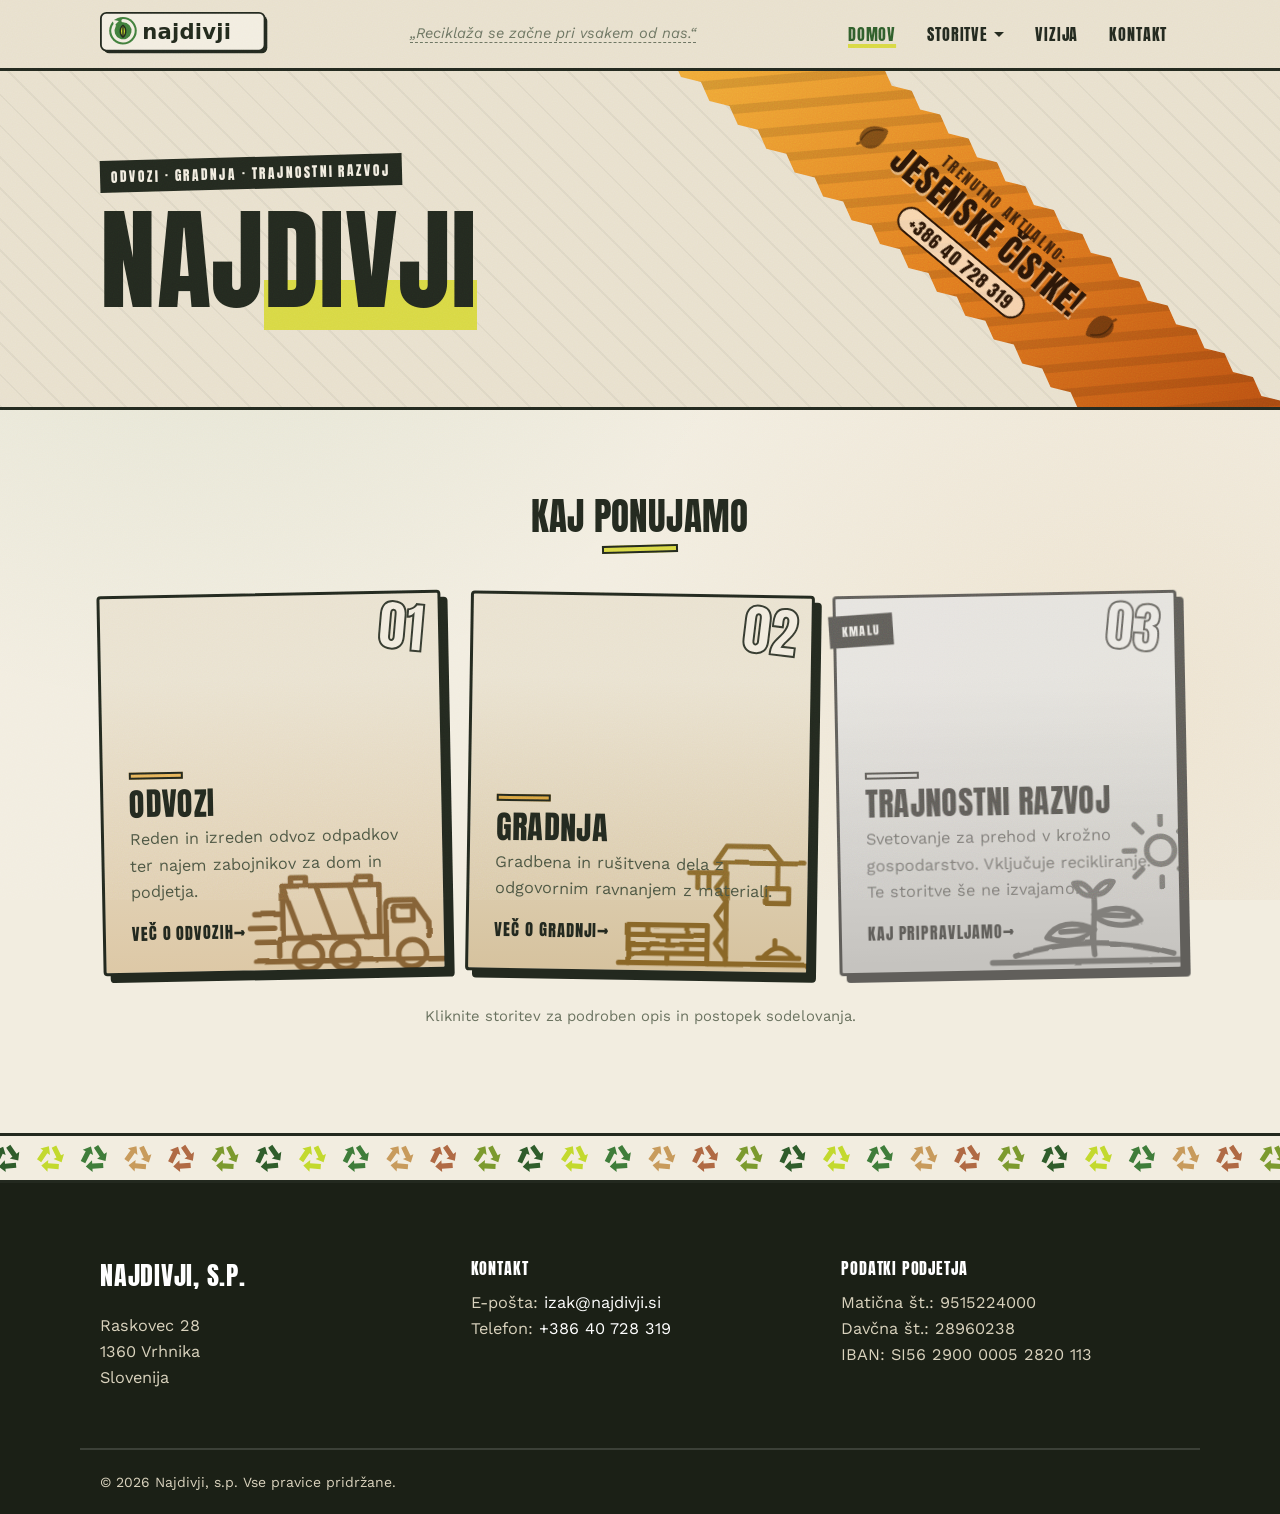
<file: index.html>
<!DOCTYPE html>
<html lang="sl">
<head>
  <meta charset="UTF-8" />
  <meta name="viewport" content="width=device-width, initial-scale=1.0" />
  <title>Najdivji — Domov</title>
  <meta name="description" content="Najdivji, s.p. — recikliranje, odvozi odpadkov, gradnja in trajnostni razvoj v Sloveniji. Divje predani krožnemu gospodarstvu." />

  <meta property="og:title" content="Najdivji, s.p." />
  <meta property="og:description" content="Recikliranje, odvozi, gradnja in trajnostni razvoj." />
  <meta property="og:type" content="website" />
  <meta property="og:locale" content="sl_SI" />

  <link rel="icon" href="favicon.svg" type="image/svg+xml" />
  <link rel="preconnect" href="https://fonts.googleapis.com" />
  <link rel="preconnect" href="https://fonts.gstatic.com" crossorigin />
  <link rel="stylesheet" href="https://fonts.googleapis.com/css2?family=Anton&family=Work+Sans:wght@400;500;600;700&display=swap" />
  <link rel="stylesheet" href="css/style.css" />
</head>
<body>
  <a class="skip-link" href="#main">Preskoči na vsebino</a>

  <!-- ============ GLAVA / NAVIGACIJA ============ -->
  <header class="site-header">
    <div class="container header-inner">
      <a class="brand" href="index.html" aria-label="Najdivji — domov">
        <img class="brand-logo" src="assets/logo.svg" alt="Najdivji" width="372" height="100" />
      </a>

      <p class="header-quote">
        <a class="header-quote-link" href="slogani.html" title="Vsi slogani (skrivna stran)"><span class="header-quote-text">&bdquo;Reciklaža se začne pri vsakem od nas.&ldquo;</span></a>
      </p>

      <button class="nav-toggle" aria-expanded="false" aria-controls="primary-nav" aria-label="Odpri meni">
        <span class="nav-toggle-bar" aria-hidden="true"></span>
        <span class="nav-toggle-bar" aria-hidden="true"></span>
        <span class="nav-toggle-bar" aria-hidden="true"></span>
      </button>

      <nav id="primary-nav" class="primary-nav" aria-label="Glavna navigacija">
        <ul>
          <li><a href="index.html" aria-current="page">Domov</a></li>
          <li class="has-submenu">
            <a href="storitve.html">Storitve</a>
            <ul class="submenu">
              <li><a href="odvozi.html">Odvozi</a></li>
              <li><a href="gradnja.html">Gradnja</a></li>
              <li><a href="trajnostni-razvoj.html">Trajnostni razvoj</a></li>
            </ul>
          </li>
          <li><a href="vizija.html">Vizija</a></li>
          <li><a href="kontakt.html">Kontakt</a></li>
        </ul>
      </nav>
    </div>
  </header>

  <main id="main">
    <!-- ============ HERO ============ -->
    <section class="home-hero">
      <div class="container">
        <p class="eyebrow">Odvozi &middot; gradnja &middot; trajnostni razvoj</p>
        <h1>Naj<span class="mark">divji</span></h1>

        <!-- jesenski trak: poševni pas ob desnem robu heroja -->
        <aside class="hero-stripe" aria-label="Aktualna ponudba">
          <p class="hero-stripe-kicker">Trenutno aktualno:</p>
          <p class="hero-stripe-title">Jesenske čistke!</p>
          <p class="hero-stripe-tel"><a href="tel:+38640728319">+386 40 728 319</a></p>
        </aside>
      </div>
    </section>

    <!-- ============ KAJ PONUJAMO ============ -->
    <section class="section">
      <div class="container">
        <h2 class="section-title">Kaj ponujamo</h2>

        <div class="services">
          <a class="service-tile tile-odvozi" href="odvozi.html">
            <span class="tile-num" aria-hidden="true">01</span>
            <h3>Odvozi</h3>
            <p>Reden in izreden odvoz odpadkov ter najem zabojnikov za dom in podjetja.</p>
            <span class="more">Več o odvozih</span>
          </a>

          <a class="service-tile tile-gradnja" href="gradnja.html">
            <span class="tile-num" aria-hidden="true">02</span>
            <h3>Gradnja</h3>
            <p>Gradbena in rušitvena dela z odgovornim ravnanjem z materiali.</p>
            <span class="more">Več o gradnji</span>
          </a>

          <a class="service-tile tile-trajnostni-razvoj is-soon" href="trajnostni-razvoj.html">
            <span class="soon-badge" aria-hidden="true">Kmalu</span>
            <span class="tile-num" aria-hidden="true">03</span>
            <h3>Trajnostni razvoj</h3>
            <p>Svetovanje za prehod v krožno gospodarstvo. Vključuje recikliranje. Te storitve še ne izvajamo.</p>
            <span class="more">Kaj pripravljamo</span>
          </a>
        </div>

        <p class="note">Kliknite storitev za podroben opis in postopek sodelovanja.</p>
      </div>
    </section>
  </main>

  <!-- ============ NOGA ============ -->
  <footer class="site-footer">
    <div class="container footer-inner">
      <div>
        <p class="footer-brand">Najdivji, s.p.</p>
        <p>Raskovec 28<br />1360 Vrhnika<br />Slovenija</p>
      </div>
      <div>
        <p class="footer-heading">Kontakt</p>
        <p>
          E-pošta: <a href="mailto:izak@najdivji.si">izak@najdivji.si</a><br />
          Telefon: <a href="tel:+38640728319">+386 40 728 319</a>
        </p>
      </div>
      <div>
        <p class="footer-heading">Podatki podjetja</p>
        <p>Matična št.: 9515224000<br />Davčna št.: 28960238<br />IBAN: SI56 2900 0005 2820 113</p>
      </div>
    </div>
    <div class="container footer-bottom">
      <p>&copy; <span data-year>2026</span> Najdivji, s.p. Vse pravice pridržane.</p>
    </div>
  </footer>

  <script src="js/main.js" defer></script>
</body>
</html>
</file>
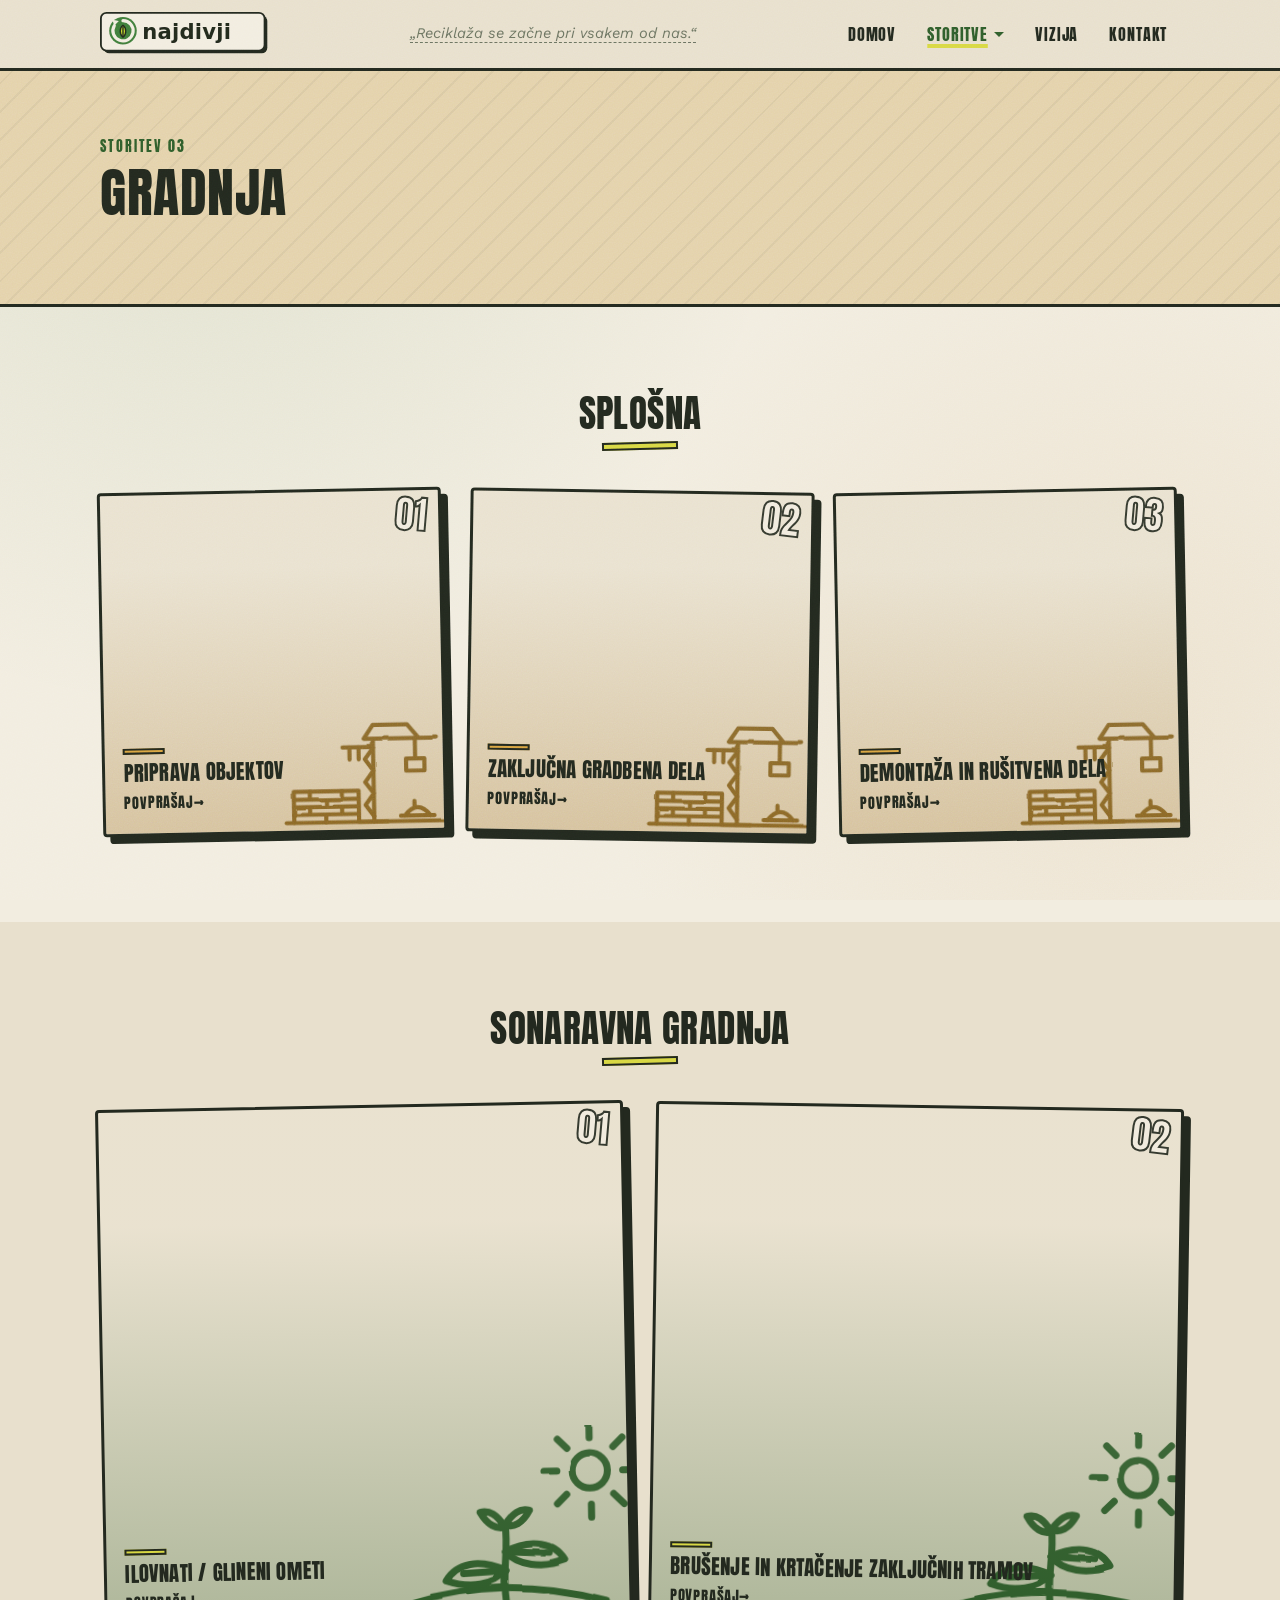
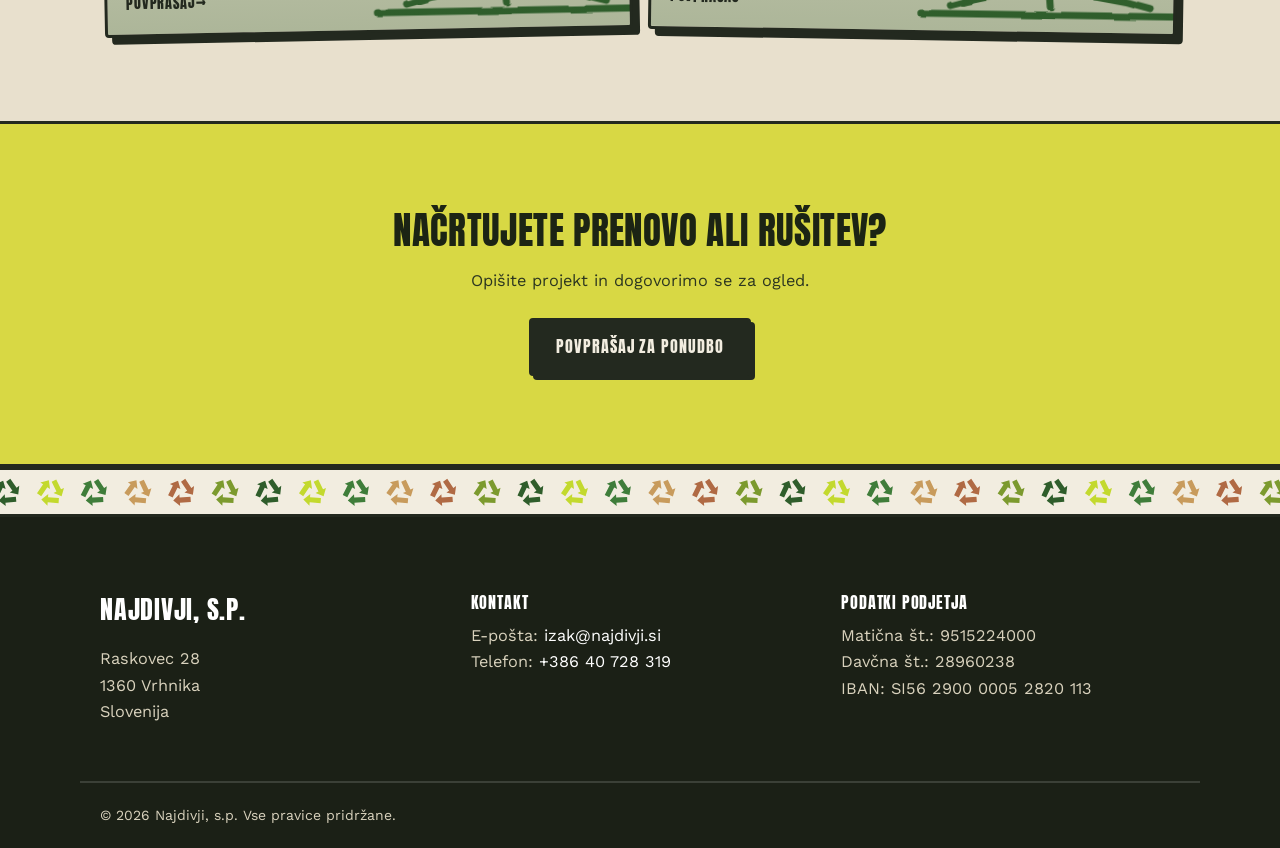
<file: gradnja.html>
<!DOCTYPE html>
<html lang="sl">
<head>
  <meta charset="UTF-8" />
  <meta name="viewport" content="width=device-width, initial-scale=1.0" />
  <title>Najdivji — Gradnja</title>
  <meta name="description" content="Gradnja pri Najdivji, s.p.: splošna gradbena dela — priprava objektov, zaključna dela, demontaža in rušitve — ter sonaravna gradnja z ilovnatimi ometi." />
  <link rel="icon" href="favicon.svg" type="image/svg+xml" />
  <link rel="preconnect" href="https://fonts.googleapis.com" />
  <link rel="preconnect" href="https://fonts.gstatic.com" crossorigin />
  <link rel="stylesheet" href="https://fonts.googleapis.com/css2?family=Anton&family=Work+Sans:wght@400;500;600;700&display=swap" />
  <link rel="stylesheet" href="css/style.css" />
</head>
<body class="theme-gradnja">
  <a class="skip-link" href="#main">Preskoči na vsebino</a>

  <header class="site-header">
    <div class="container header-inner">
      <a class="brand" href="index.html" aria-label="Najdivji — domov">
        <img class="brand-logo" src="assets/logo.svg" alt="Najdivji" width="372" height="100" />
      </a>

      <p class="header-quote">
        <a class="header-quote-link" href="slogani.html" title="Vsi slogani (skrivna stran)"><span class="header-quote-text">&bdquo;Reciklaža se začne pri vsakem od nas.&ldquo;</span></a>
      </p>

      <button class="nav-toggle" aria-expanded="false" aria-controls="primary-nav" aria-label="Odpri meni">
        <span class="nav-toggle-bar" aria-hidden="true"></span>
        <span class="nav-toggle-bar" aria-hidden="true"></span>
        <span class="nav-toggle-bar" aria-hidden="true"></span>
      </button>

      <nav id="primary-nav" class="primary-nav" aria-label="Glavna navigacija">
        <ul>
          <li><a href="index.html">Domov</a></li>
          <li class="has-submenu">
            <a href="storitve.html" aria-current="page">Storitve</a>
            <ul class="submenu">
              <li><a href="odvozi.html">Odvozi</a></li>
              <li><a href="gradnja.html" aria-current="page">Gradnja</a></li>
              <li><a href="trajnostni-razvoj.html">Trajnostni razvoj</a></li>
            </ul>
          </li>
          <li><a href="vizija.html">Vizija</a></li>
          <li><a href="kontakt.html">Kontakt</a></li>
        </ul>
      </nav>
    </div>
  </header>

  <main id="main">
    <section class="page-head">
      <div class="container">
        <p class="eyebrow">Storitev 03</p>
        <h1>Gradnja</h1>
      </div>
    </section>

    <!-- ============ SPLOŠNA ============ -->
    <section class="section" id="splosna">
      <div class="container">
        <h2 class="section-title">Splošna</h2>

        <div class="services">
          <a class="service-tile tile-compact tile-splosna" href="mailto:izak@najdivji.si?subject=Povpraševanje — priprava objektov">
            <span class="tile-num" aria-hidden="true">01</span>
            <h3>Priprava objektov</h3>
            <span class="more">Povprašaj</span>
          </a>

          <a class="service-tile tile-compact tile-splosna" href="mailto:izak@najdivji.si?subject=Povpraševanje — zaključna gradbena dela">
            <span class="tile-num" aria-hidden="true">02</span>
            <h3>Zaključna gradbena dela</h3>
            <span class="more">Povprašaj</span>
          </a>

          <a class="service-tile tile-compact tile-splosna" href="mailto:izak@najdivji.si?subject=Povpraševanje — demontaža in rušitvena dela">
            <span class="tile-num" aria-hidden="true">03</span>
            <h3>Demontaža in rušitvena dela</h3>
            <span class="more">Povprašaj</span>
          </a>
        </div>
      </div>
    </section>

    <!-- ============ SONARAVNA GRADNJA ============ -->
    <section class="section section-alt" id="sonaravna">
      <div class="container">
        <h2 class="section-title">Sonaravna gradnja</h2>

        <div class="services services-2">
          <a class="service-tile tile-compact tile-sonaravna" href="mailto:izak@najdivji.si?subject=Povpraševanje — ilovnati oz. glineni ometi">
            <span class="tile-num" aria-hidden="true">01</span>
            <h3>Ilovnati / glineni ometi</h3>
            <span class="more">Povprašaj</span>
          </a>

          <a class="service-tile tile-compact tile-sonaravna" href="mailto:izak@najdivji.si?subject=Povpraševanje — brušenje in krtačenje tramov">
            <span class="tile-num" aria-hidden="true">02</span>
            <h3>Brušenje in krtačenje zaključnih tramov</h3>
            <span class="more">Povprašaj</span>
          </a>
        </div>
      </div>
    </section>

    <section class="section cta-band">
      <div class="container cta-inner">
        <h2>Načrtujete prenovo ali rušitev?</h2>
        <p>Opišite projekt in dogovorimo se za ogled.</p>
        <a class="btn btn-primary" href="mailto:izak@najdivji.si?subject=Povpraševanje za gradnjo">Povprašaj za ponudbo</a>
      </div>
    </section>
  </main>

  <footer class="site-footer">
    <div class="container footer-inner">
      <div>
        <p class="footer-brand">Najdivji, s.p.</p>
        <p>Raskovec 28<br />1360 Vrhnika<br />Slovenija</p>
      </div>
      <div>
        <p class="footer-heading">Kontakt</p>
        <p>
          E-pošta: <a href="mailto:izak@najdivji.si">izak@najdivji.si</a><br />
          Telefon: <a href="tel:+38640728319">+386 40 728 319</a>
        </p>
      </div>
      <div>
        <p class="footer-heading">Podatki podjetja</p>
        <p>Matična št.: 9515224000<br />Davčna št.: 28960238<br />IBAN: SI56 2900 0005 2820 113</p>
      </div>
    </div>
    <div class="container footer-bottom">
      <p>&copy; <span data-year>2026</span> Najdivji, s.p. Vse pravice pridržane.</p>
    </div>
  </footer>

  <script src="js/main.js" defer></script>
</body>
</html>
</file>
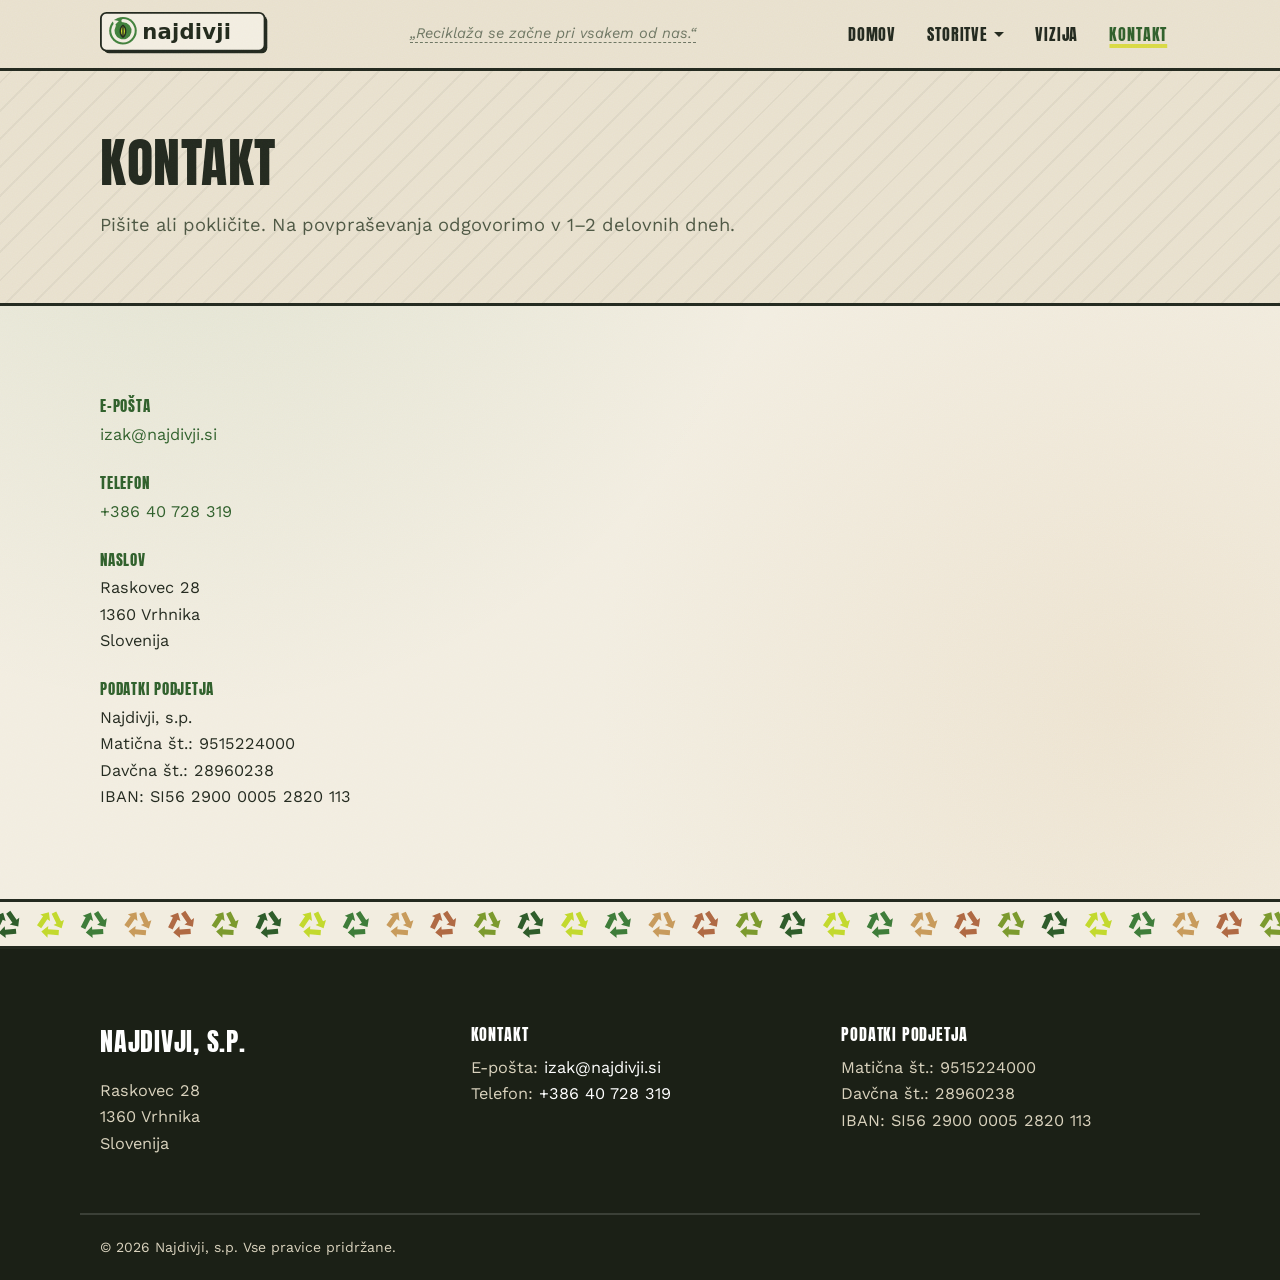
<file: kontakt.html>
<!DOCTYPE html>
<html lang="sl">
<head>
  <meta charset="UTF-8" />
  <meta name="viewport" content="width=device-width, initial-scale=1.0" />
  <title>Najdivji — Kontakt</title>
  <meta name="description" content="Kontaktni podatki podjetja Najdivji, s.p.: e-pošta, telefon, naslov in podatki podjetja." />
  <link rel="icon" href="favicon.svg" type="image/svg+xml" />
  <link rel="preconnect" href="https://fonts.googleapis.com" />
  <link rel="preconnect" href="https://fonts.gstatic.com" crossorigin />
  <link rel="stylesheet" href="https://fonts.googleapis.com/css2?family=Anton&family=Work+Sans:wght@400;500;600;700&display=swap" />
  <link rel="stylesheet" href="css/style.css" />
</head>
<body>
  <a class="skip-link" href="#main">Preskoči na vsebino</a>

  <header class="site-header">
    <div class="container header-inner">
      <a class="brand" href="index.html" aria-label="Najdivji — domov">
        <img class="brand-logo" src="assets/logo.svg" alt="Najdivji" width="372" height="100" />
      </a>

      <p class="header-quote">
        <a class="header-quote-link" href="slogani.html" title="Vsi slogani (skrivna stran)"><span class="header-quote-text">&bdquo;Reciklaža se začne pri vsakem od nas.&ldquo;</span></a>
      </p>

      <button class="nav-toggle" aria-expanded="false" aria-controls="primary-nav" aria-label="Odpri meni">
        <span class="nav-toggle-bar" aria-hidden="true"></span>
        <span class="nav-toggle-bar" aria-hidden="true"></span>
        <span class="nav-toggle-bar" aria-hidden="true"></span>
      </button>

      <nav id="primary-nav" class="primary-nav" aria-label="Glavna navigacija">
        <ul>
          <li><a href="index.html">Domov</a></li>
          <li class="has-submenu">
            <a href="storitve.html">Storitve</a>
            <ul class="submenu">
              <li><a href="odvozi.html">Odvozi</a></li>
              <li><a href="gradnja.html">Gradnja</a></li>
              <li><a href="trajnostni-razvoj.html">Trajnostni razvoj</a></li>
            </ul>
          </li>
          <li><a href="vizija.html">Vizija</a></li>
          <li><a href="kontakt.html" aria-current="page">Kontakt</a></li>
        </ul>
      </nav>
    </div>
  </header>

  <main id="main">
    <section class="page-head">
      <div class="container">
        <h1>Kontakt</h1>
        <p class="lead">Pišite ali pokličite. Na povpraševanja odgovorimo v 1&ndash;2 delovnih dneh.</p>
      </div>
    </section>

    <section class="section">
      <div class="container">
        <div class="contact-list">
          <p>
            <strong>E-pošta</strong><br />
            <a href="mailto:izak@najdivji.si">izak@najdivji.si</a>
          </p>
          <p>
            <strong>Telefon</strong><br />
            <a href="tel:+38640728319">+386 40 728 319</a>
          </p>
          <p>
            <strong>Naslov</strong><br />
            Raskovec 28<br />
            1360 Vrhnika<br />
            Slovenija
          </p>
          <p>
            <strong>Podatki podjetja</strong><br />
            Najdivji, s.p.<br />
            Matična št.: 9515224000<br />
            Davčna št.: 28960238<br />
            IBAN: SI56 2900 0005 2820 113
          </p>
        </div>
      </div>
    </section>
  </main>

  <footer class="site-footer">
    <div class="container footer-inner">
      <div>
        <p class="footer-brand">Najdivji, s.p.</p>
        <p>Raskovec 28<br />1360 Vrhnika<br />Slovenija</p>
      </div>
      <div>
        <p class="footer-heading">Kontakt</p>
        <p>
          E-pošta: <a href="mailto:izak@najdivji.si">izak@najdivji.si</a><br />
          Telefon: <a href="tel:+38640728319">+386 40 728 319</a>
        </p>
      </div>
      <div>
        <p class="footer-heading">Podatki podjetja</p>
        <p>Matična št.: 9515224000<br />Davčna št.: 28960238<br />IBAN: SI56 2900 0005 2820 113</p>
      </div>
    </div>
    <div class="container footer-bottom">
      <p>&copy; <span data-year>2026</span> Najdivji, s.p. Vse pravice pridržane.</p>
    </div>
  </footer>

  <script src="js/main.js" defer></script>
</body>
</html>
</file>
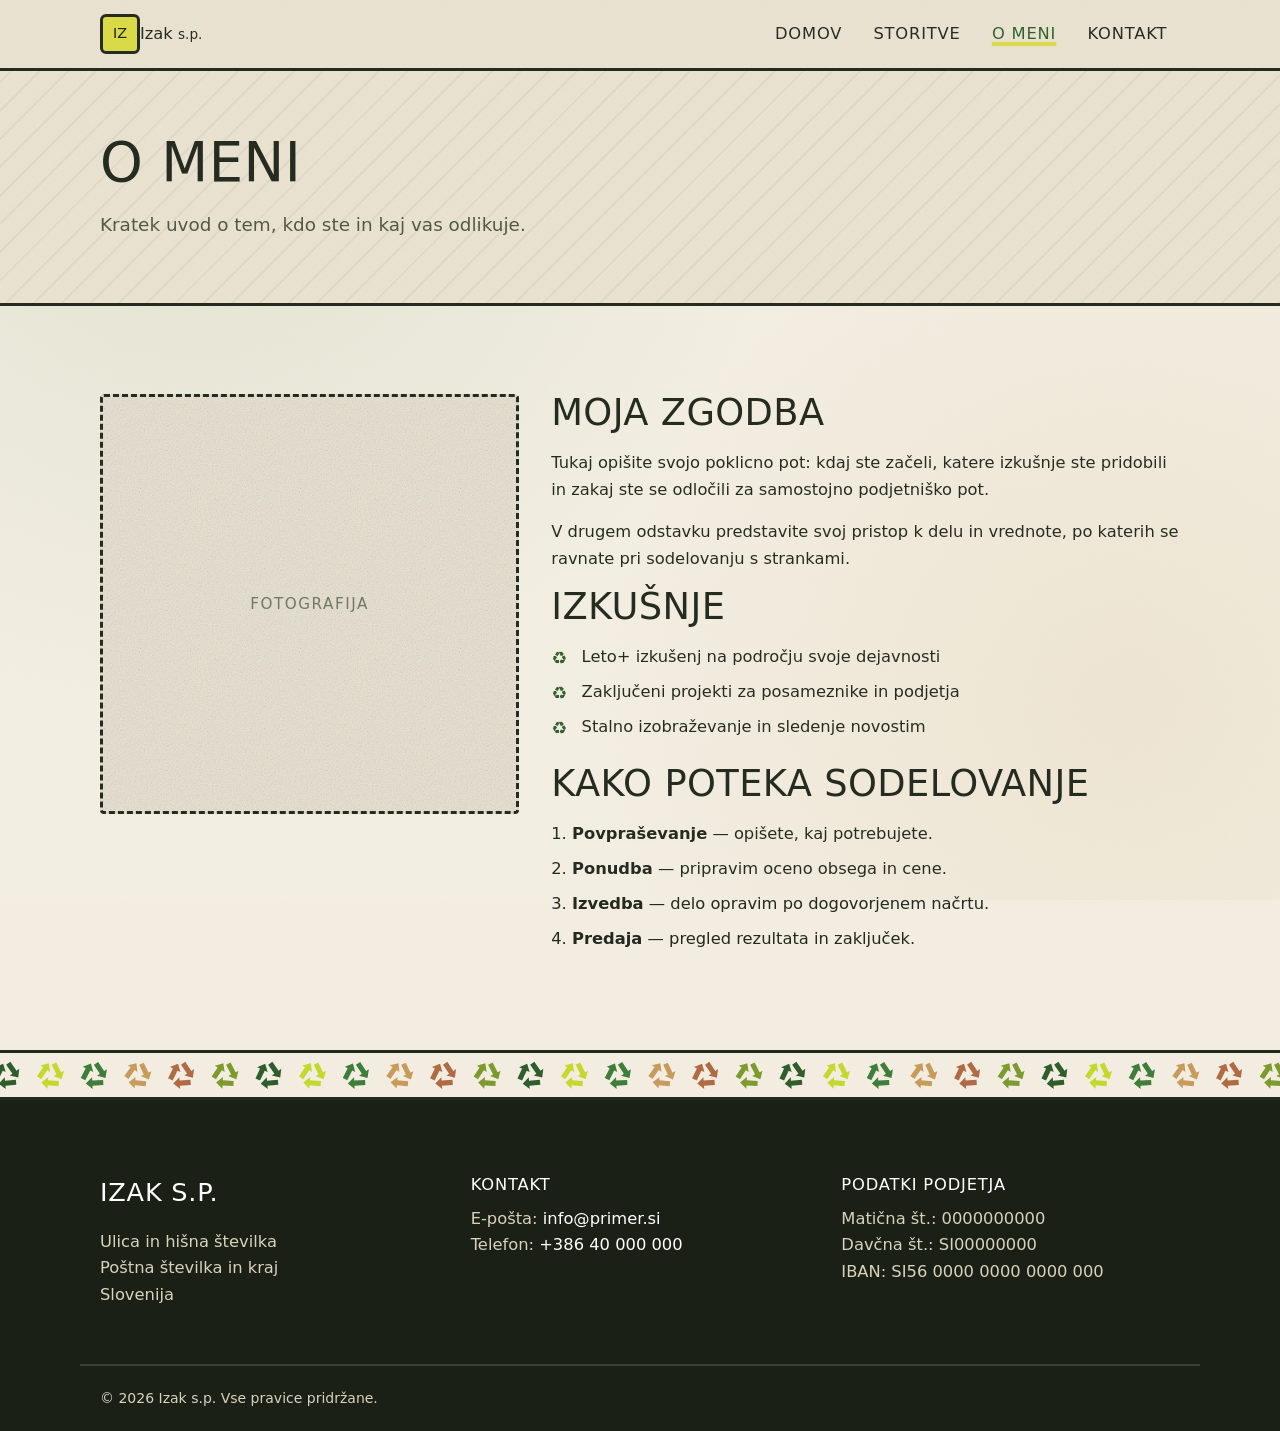
<file: o-meni.html>
<!DOCTYPE html>
<html lang="sl">
<head>
  <meta charset="UTF-8" />
  <meta name="viewport" content="width=device-width, initial-scale=1.0" />
  <title>Izak s.p. — O meni</title>
  <meta name="description" content="Predstavitev podjetja Izak s.p., izkušnje in način dela." />
  <link rel="icon" href="favicon.svg" type="image/svg+xml" />
  <link rel="stylesheet" href="css/style.css" />
</head>
<body>
  <a class="skip-link" href="#main">Preskoči na vsebino</a>

  <header class="site-header">
    <div class="container header-inner">
      <a class="brand" href="index.html">
        <span class="brand-mark" aria-hidden="true">IZ</span>
        <span class="brand-name">Izak <small>s.p.</small></span>
      </a>
      <button class="nav-toggle" aria-expanded="false" aria-controls="primary-nav" aria-label="Odpri meni">
        <span class="nav-toggle-bar" aria-hidden="true"></span>
        <span class="nav-toggle-bar" aria-hidden="true"></span>
        <span class="nav-toggle-bar" aria-hidden="true"></span>
      </button>
      <nav id="primary-nav" class="primary-nav" aria-label="Glavna navigacija">
        <ul>
          <li><a href="index.html">Domov</a></li>
          <li><a href="storitve.html">Storitve</a></li>
          <li><a href="o-meni.html" aria-current="page">O meni</a></li>
          <li><a href="kontakt.html">Kontakt</a></li>
        </ul>
      </nav>
    </div>
  </header>

  <main id="main">
    <section class="page-head">
      <div class="container">
        <h1>O meni</h1>
        <p class="lead">Kratek uvod o tem, kdo ste in kaj vas odlikuje.</p>
      </div>
    </section>

    <section class="section">
      <div class="container about-grid">
        <div class="about-media" aria-hidden="true">
          <div class="hero-placeholder">Fotografija</div>
        </div>
        <div class="about-text">
          <h2>Moja zgodba</h2>
          <p>
            Tukaj opišite svojo poklicno pot: kdaj ste začeli, katere izkušnje ste
            pridobili in zakaj ste se odločili za samostojno podjetniško pot.
          </p>
          <p>
            V drugem odstavku predstavite svoj pristop k delu in vrednote, po katerih
            se ravnate pri sodelovanju s strankami.
          </p>

          <h2>Izkušnje</h2>
          <ul class="ticks">
            <li>Leto+ izkušenj na področju svoje dejavnosti</li>
            <li>Zaključeni projekti za posameznike in podjetja</li>
            <li>Stalno izobraževanje in sledenje novostim</li>
          </ul>

          <h2>Kako poteka sodelovanje</h2>
          <ol class="steps">
            <li><strong>Povpraševanje</strong> — opišete, kaj potrebujete.</li>
            <li><strong>Ponudba</strong> — pripravim oceno obsega in cene.</li>
            <li><strong>Izvedba</strong> — delo opravim po dogovorjenem načrtu.</li>
            <li><strong>Predaja</strong> — pregled rezultata in zaključek.</li>
          </ol>
        </div>
      </div>
    </section>
  </main>

  <footer class="site-footer">
    <div class="container footer-inner">
      <div>
        <p class="footer-brand">Izak s.p.</p>
        <p>Ulica in hišna številka<br />Poštna številka in kraj<br />Slovenija</p>
      </div>
      <div>
        <p class="footer-heading">Kontakt</p>
        <p>
          E-pošta: <a href="mailto:info@primer.si">info@primer.si</a><br />
          Telefon: <a href="tel:+38640000000">+386 40 000 000</a>
        </p>
      </div>
      <div>
        <p class="footer-heading">Podatki podjetja</p>
        <p>Matična št.: 0000000000<br />Davčna št.: SI00000000<br />IBAN: SI56 0000 0000 0000 000</p>
      </div>
    </div>
    <div class="container footer-bottom">
      <p>&copy; <span data-year>2026</span> Izak s.p. Vse pravice pridržane.</p>
    </div>
  </footer>

  <script src="js/main.js" defer></script>
</body>
</html>
</file>
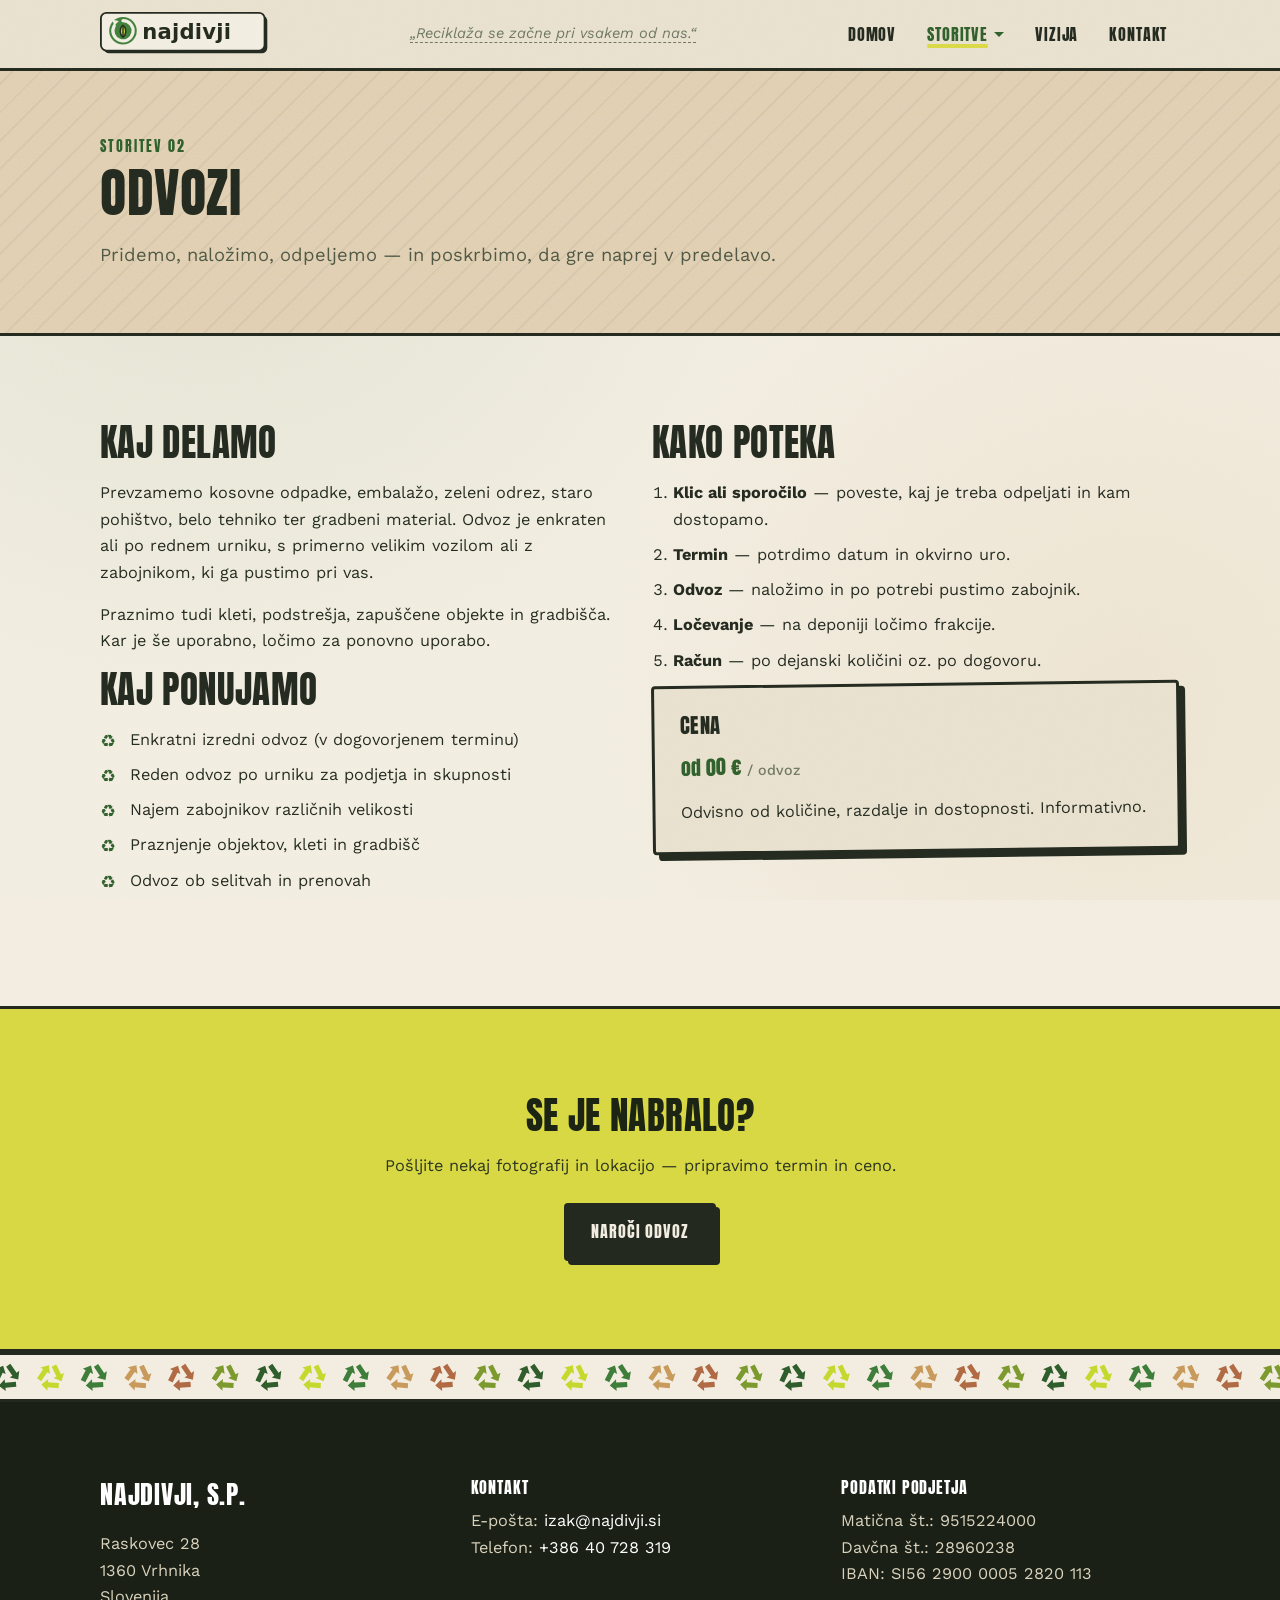
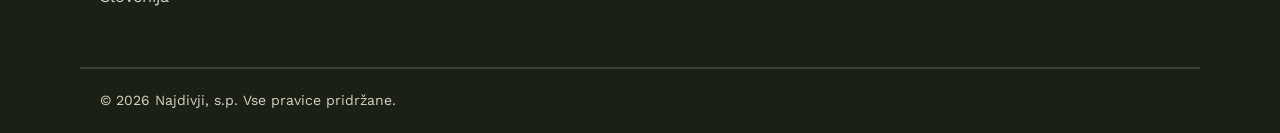
<file: odvozi.html>
<!DOCTYPE html>
<html lang="sl">
<head>
  <meta charset="UTF-8" />
  <meta name="viewport" content="width=device-width, initial-scale=1.0" />
  <title>Najdivji — Odvozi</title>
  <meta name="description" content="Odvozi odpadkov pri Najdivji, s.p.: reden in izreden odvoz, najem zabojnikov ter praznjenje gradbišč in objektov po vsej Sloveniji." />
  <link rel="icon" href="favicon.svg" type="image/svg+xml" />
  <link rel="preconnect" href="https://fonts.googleapis.com" />
  <link rel="preconnect" href="https://fonts.gstatic.com" crossorigin />
  <link rel="stylesheet" href="https://fonts.googleapis.com/css2?family=Anton&family=Work+Sans:wght@400;500;600;700&display=swap" />
  <link rel="stylesheet" href="css/style.css" />
</head>
<body class="theme-odvozi">
  <a class="skip-link" href="#main">Preskoči na vsebino</a>

  <header class="site-header">
    <div class="container header-inner">
      <a class="brand" href="index.html" aria-label="Najdivji — domov">
        <img class="brand-logo" src="assets/logo.svg" alt="Najdivji" width="372" height="100" />
      </a>

      <p class="header-quote">
        <a class="header-quote-link" href="slogani.html" title="Vsi slogani (skrivna stran)"><span class="header-quote-text">&bdquo;Reciklaža se začne pri vsakem od nas.&ldquo;</span></a>
      </p>

      <button class="nav-toggle" aria-expanded="false" aria-controls="primary-nav" aria-label="Odpri meni">
        <span class="nav-toggle-bar" aria-hidden="true"></span>
        <span class="nav-toggle-bar" aria-hidden="true"></span>
        <span class="nav-toggle-bar" aria-hidden="true"></span>
      </button>

      <nav id="primary-nav" class="primary-nav" aria-label="Glavna navigacija">
        <ul>
          <li><a href="index.html">Domov</a></li>
          <li class="has-submenu">
            <a href="storitve.html" aria-current="page">Storitve</a>
            <ul class="submenu">
              <li><a href="odvozi.html" aria-current="page">Odvozi</a></li>
              <li><a href="gradnja.html">Gradnja</a></li>
              <li><a href="trajnostni-razvoj.html">Trajnostni razvoj</a></li>
            </ul>
          </li>
          <li><a href="vizija.html">Vizija</a></li>
          <li><a href="kontakt.html">Kontakt</a></li>
        </ul>
      </nav>
    </div>
  </header>

  <main id="main">
    <section class="page-head">
      <div class="container">
        <p class="eyebrow">Storitev 02</p>
        <h1>Odvozi</h1>
        <p class="lead">Pridemo, naložimo, odpeljemo — in poskrbimo, da gre naprej v predelavo.</p>
      </div>
    </section>

    <section class="section">
      <div class="container">
        <div class="grid grid-2">
          <div>
            <h2>Kaj delamo</h2>
            <p>
              Prevzamemo kosovne odpadke, embalažo, zeleni odrez, staro pohištvo,
              belo tehniko ter gradbeni material. Odvoz je enkraten ali po rednem
              urniku, s primerno velikim vozilom ali z zabojnikom, ki ga pustimo pri vas.
            </p>
            <p>
              Praznimo tudi kleti, podstrešja, zapuščene objekte in gradbišča.
              Kar je še uporabno, ločimo za ponovno uporabo.
            </p>

            <h2>Kaj ponujamo</h2>
            <ul class="ticks">
              <li>Enkratni izredni odvoz (v dogovorjenem terminu)</li>
              <li>Reden odvoz po urniku za podjetja in skupnosti</li>
              <li>Najem zabojnikov različnih velikosti</li>
              <li>Praznjenje objektov, kleti in gradbišč</li>
              <li>Odvoz ob selitvah in prenovah</li>
            </ul>
          </div>

          <div>
            <h2>Kako poteka</h2>
            <ol class="steps">
              <li><strong>Klic ali sporočilo</strong> — poveste, kaj je treba odpeljati in kam dostopamo.</li>
              <li><strong>Termin</strong> — potrdimo datum in okvirno uro.</li>
              <li><strong>Odvoz</strong> — naložimo in po potrebi pustimo zabojnik.</li>
              <li><strong>Ločevanje</strong> — na deponiji ločimo frakcije.</li>
              <li><strong>Račun</strong> — po dejanski količini oz. po dogovoru.</li>
            </ol>

            <div class="card service">
              <h3>Cena</h3>
              <p class="price">od 00 € <span>/ odvoz</span></p>
              <p>Odvisno od količine, razdalje in dostopnosti. Informativno.</p>
            </div>
          </div>
        </div>
      </div>
    </section>

    <section class="section cta-band">
      <div class="container cta-inner">
        <h2>Se je nabralo?</h2>
        <p>Pošljite nekaj fotografij in lokacijo — pripravimo termin in ceno.</p>
        <a class="btn btn-primary" href="mailto:izak@najdivji.si?subject=Naročilo odvoza">Naroči odvoz</a>
      </div>
    </section>
  </main>

  <footer class="site-footer">
    <div class="container footer-inner">
      <div>
        <p class="footer-brand">Najdivji, s.p.</p>
        <p>Raskovec 28<br />1360 Vrhnika<br />Slovenija</p>
      </div>
      <div>
        <p class="footer-heading">Kontakt</p>
        <p>
          E-pošta: <a href="mailto:izak@najdivji.si">izak@najdivji.si</a><br />
          Telefon: <a href="tel:+38640728319">+386 40 728 319</a>
        </p>
      </div>
      <div>
        <p class="footer-heading">Podatki podjetja</p>
        <p>Matična št.: 9515224000<br />Davčna št.: 28960238<br />IBAN: SI56 2900 0005 2820 113</p>
      </div>
    </div>
    <div class="container footer-bottom">
      <p>&copy; <span data-year>2026</span> Najdivji, s.p. Vse pravice pridržane.</p>
    </div>
  </footer>

  <script src="js/main.js" defer></script>
</body>
</html>
</file>
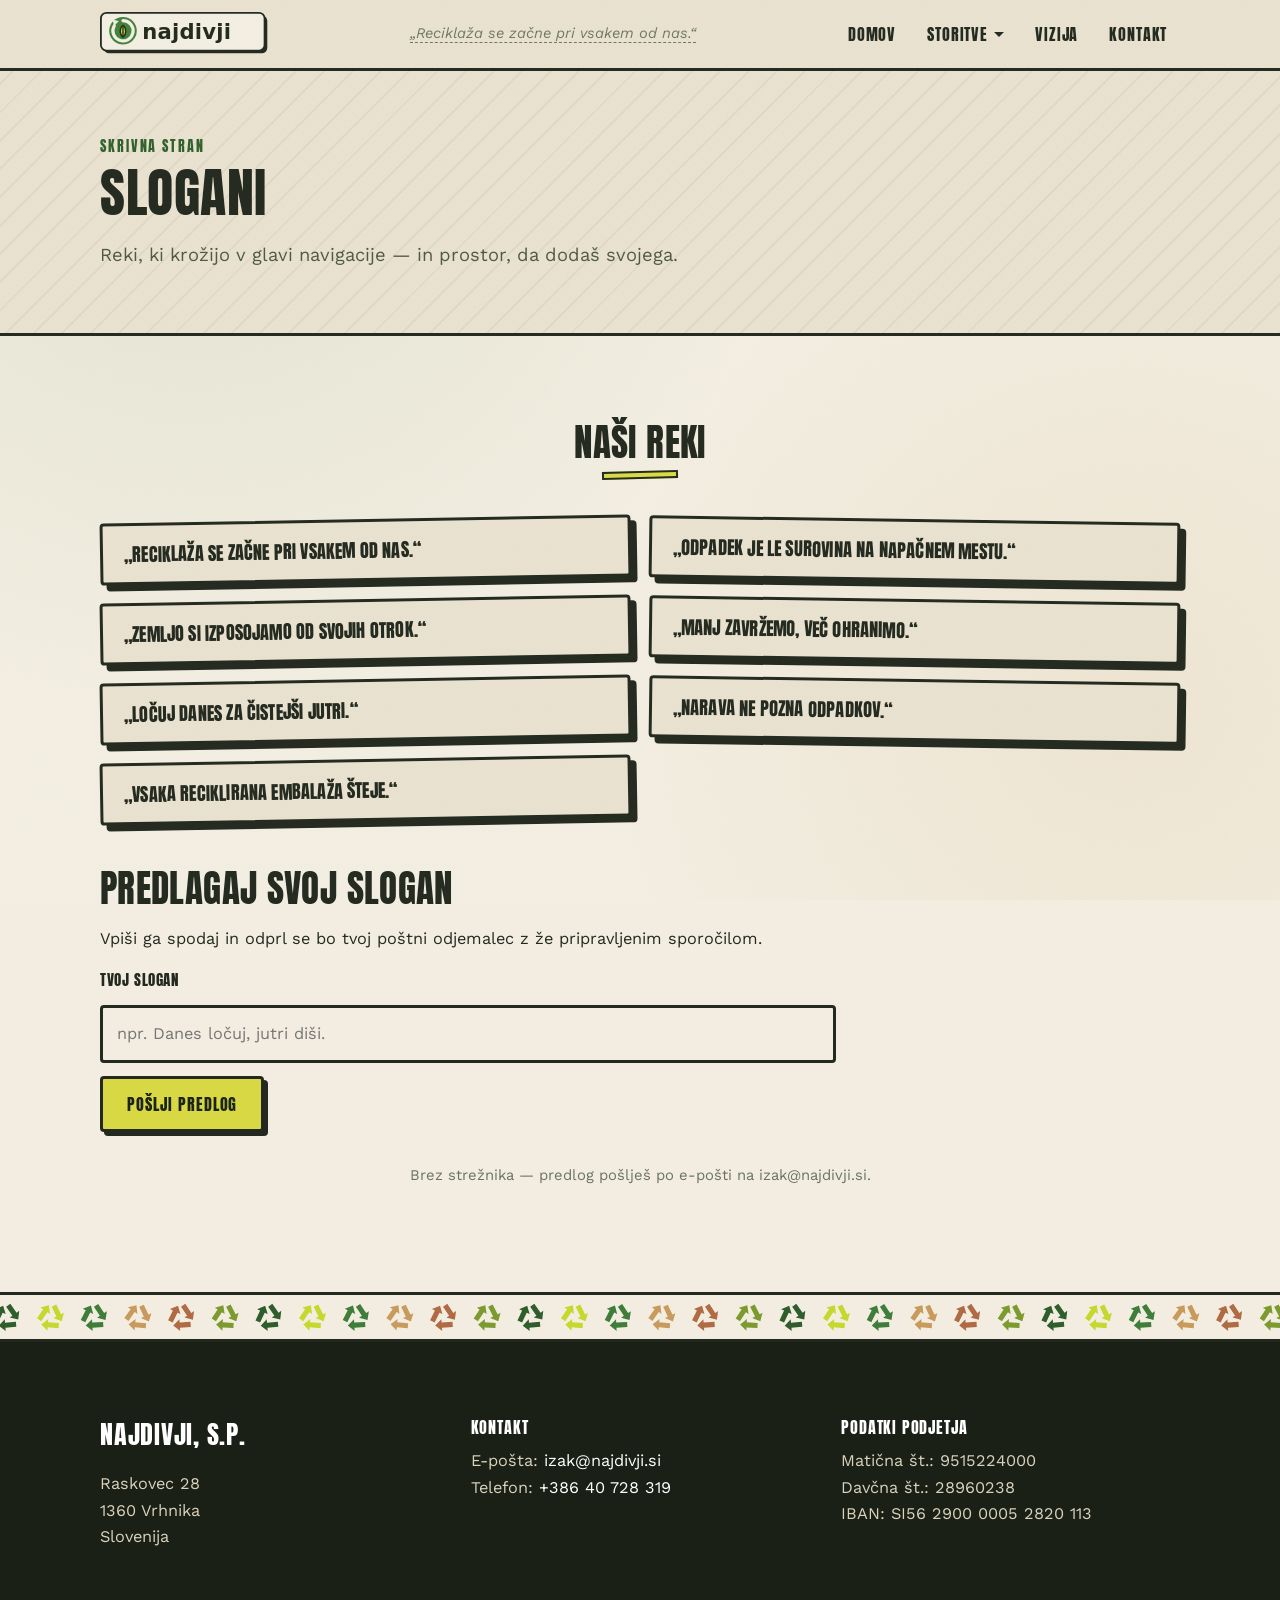
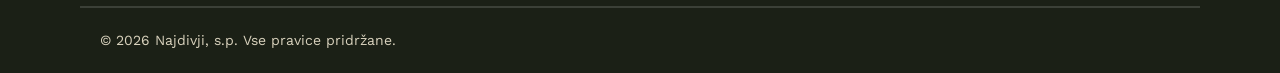
<file: slogani.html>
<!DOCTYPE html>
<html lang="sl">
<head>
  <meta charset="UTF-8" />
  <meta name="viewport" content="width=device-width, initial-scale=1.0" />
  <title>Najdivji — Slogani</title>
  <meta name="description" content="Skrivna stran: zbirka rekov o recikliranju podjetja Najdivji, s.p. — in mesto, kjer lahko predlagaš svojega." />
  <meta name="robots" content="noindex" />
  <link rel="icon" href="favicon.svg" type="image/svg+xml" />
  <link rel="preconnect" href="https://fonts.googleapis.com" />
  <link rel="preconnect" href="https://fonts.gstatic.com" crossorigin />
  <link rel="stylesheet" href="https://fonts.googleapis.com/css2?family=Anton&family=Work+Sans:wght@400;500;600;700&display=swap" />
  <link rel="stylesheet" href="css/style.css" />
</head>
<body>
  <a class="skip-link" href="#main">Preskoči na vsebino</a>

  <header class="site-header">
    <div class="container header-inner">
      <a class="brand" href="index.html" aria-label="Najdivji — domov">
        <img class="brand-logo" src="assets/logo.svg" alt="Najdivji" width="372" height="100" />
      </a>

      <p class="header-quote">
        <a class="header-quote-link" href="slogani.html" title="Vsi slogani (skrivna stran)"><span class="header-quote-text">&bdquo;Reciklaža se začne pri vsakem od nas.&ldquo;</span></a>
      </p>

      <button class="nav-toggle" aria-expanded="false" aria-controls="primary-nav" aria-label="Odpri meni">
        <span class="nav-toggle-bar" aria-hidden="true"></span>
        <span class="nav-toggle-bar" aria-hidden="true"></span>
        <span class="nav-toggle-bar" aria-hidden="true"></span>
      </button>

      <nav id="primary-nav" class="primary-nav" aria-label="Glavna navigacija">
        <ul>
          <li><a href="index.html">Domov</a></li>
          <li class="has-submenu">
            <a href="storitve.html">Storitve</a>
            <ul class="submenu">
              <li><a href="odvozi.html">Odvozi</a></li>
              <li><a href="gradnja.html">Gradnja</a></li>
              <li><a href="trajnostni-razvoj.html">Trajnostni razvoj</a></li>
            </ul>
          </li>
          <li><a href="vizija.html">Vizija</a></li>
          <li><a href="kontakt.html">Kontakt</a></li>
        </ul>
      </nav>
    </div>
  </header>

  <main id="main">
    <section class="page-head">
      <div class="container">
        <p class="eyebrow">Skrivna stran</p>
        <h1>Slogani</h1>
        <p class="lead">Reki, ki krožijo v glavi navigacije — in prostor, da dodaš svojega.</p>
      </div>
    </section>

    <section class="section">
      <div class="container">
        <h2 class="section-title">Naši reki</h2>
        <ul class="slogan-list">
          <li>&bdquo;Reciklaža se začne pri vsakem od nas.&ldquo;</li>
          <li>&bdquo;Odpadek je le surovina na napačnem mestu.&ldquo;</li>
          <li>&bdquo;Zemljo si izposojamo od svojih otrok.&ldquo;</li>
          <li>&bdquo;Manj zavržemo, več ohranimo.&ldquo;</li>
          <li>&bdquo;Ločuj danes za čistejši jutri.&ldquo;</li>
          <li>&bdquo;Narava ne pozna odpadkov.&ldquo;</li>
          <li>&bdquo;Vsaka reciklirana embalaža šteje.&ldquo;</li>
        </ul>

        <h2>Predlagaj svoj slogan</h2>
        <p>Vpiši ga spodaj in odprl se bo tvoj poštni odjemalec z že pripravljenim sporočilom.</p>
        <form class="slogan-form" data-slogan-form>
          <label for="slogan">Tvoj slogan</label>
          <input type="text" id="slogan" name="slogan" maxlength="120" required
                 placeholder="npr. Danes ločuj, jutri diši." />
          <button type="submit" class="btn btn-primary">Pošlji predlog</button>
        </form>
        <p class="note">Brez strežnika — predlog pošlješ po e-pošti na izak@najdivji.si.</p>
      </div>
    </section>
  </main>

  <footer class="site-footer">
    <div class="container footer-inner">
      <div>
        <p class="footer-brand">Najdivji, s.p.</p>
        <p>Raskovec 28<br />1360 Vrhnika<br />Slovenija</p>
      </div>
      <div>
        <p class="footer-heading">Kontakt</p>
        <p>
          E-pošta: <a href="mailto:izak@najdivji.si">izak@najdivji.si</a><br />
          Telefon: <a href="tel:+38640728319">+386 40 728 319</a>
        </p>
      </div>
      <div>
        <p class="footer-heading">Podatki podjetja</p>
        <p>Matična št.: 9515224000<br />Davčna št.: 28960238<br />IBAN: SI56 2900 0005 2820 113</p>
      </div>
    </div>
    <div class="container footer-bottom">
      <p>&copy; <span data-year>2026</span> Najdivji, s.p. Vse pravice pridržane.</p>
    </div>
  </footer>

  <script src="js/main.js" defer></script>
</body>
</html>
</file>
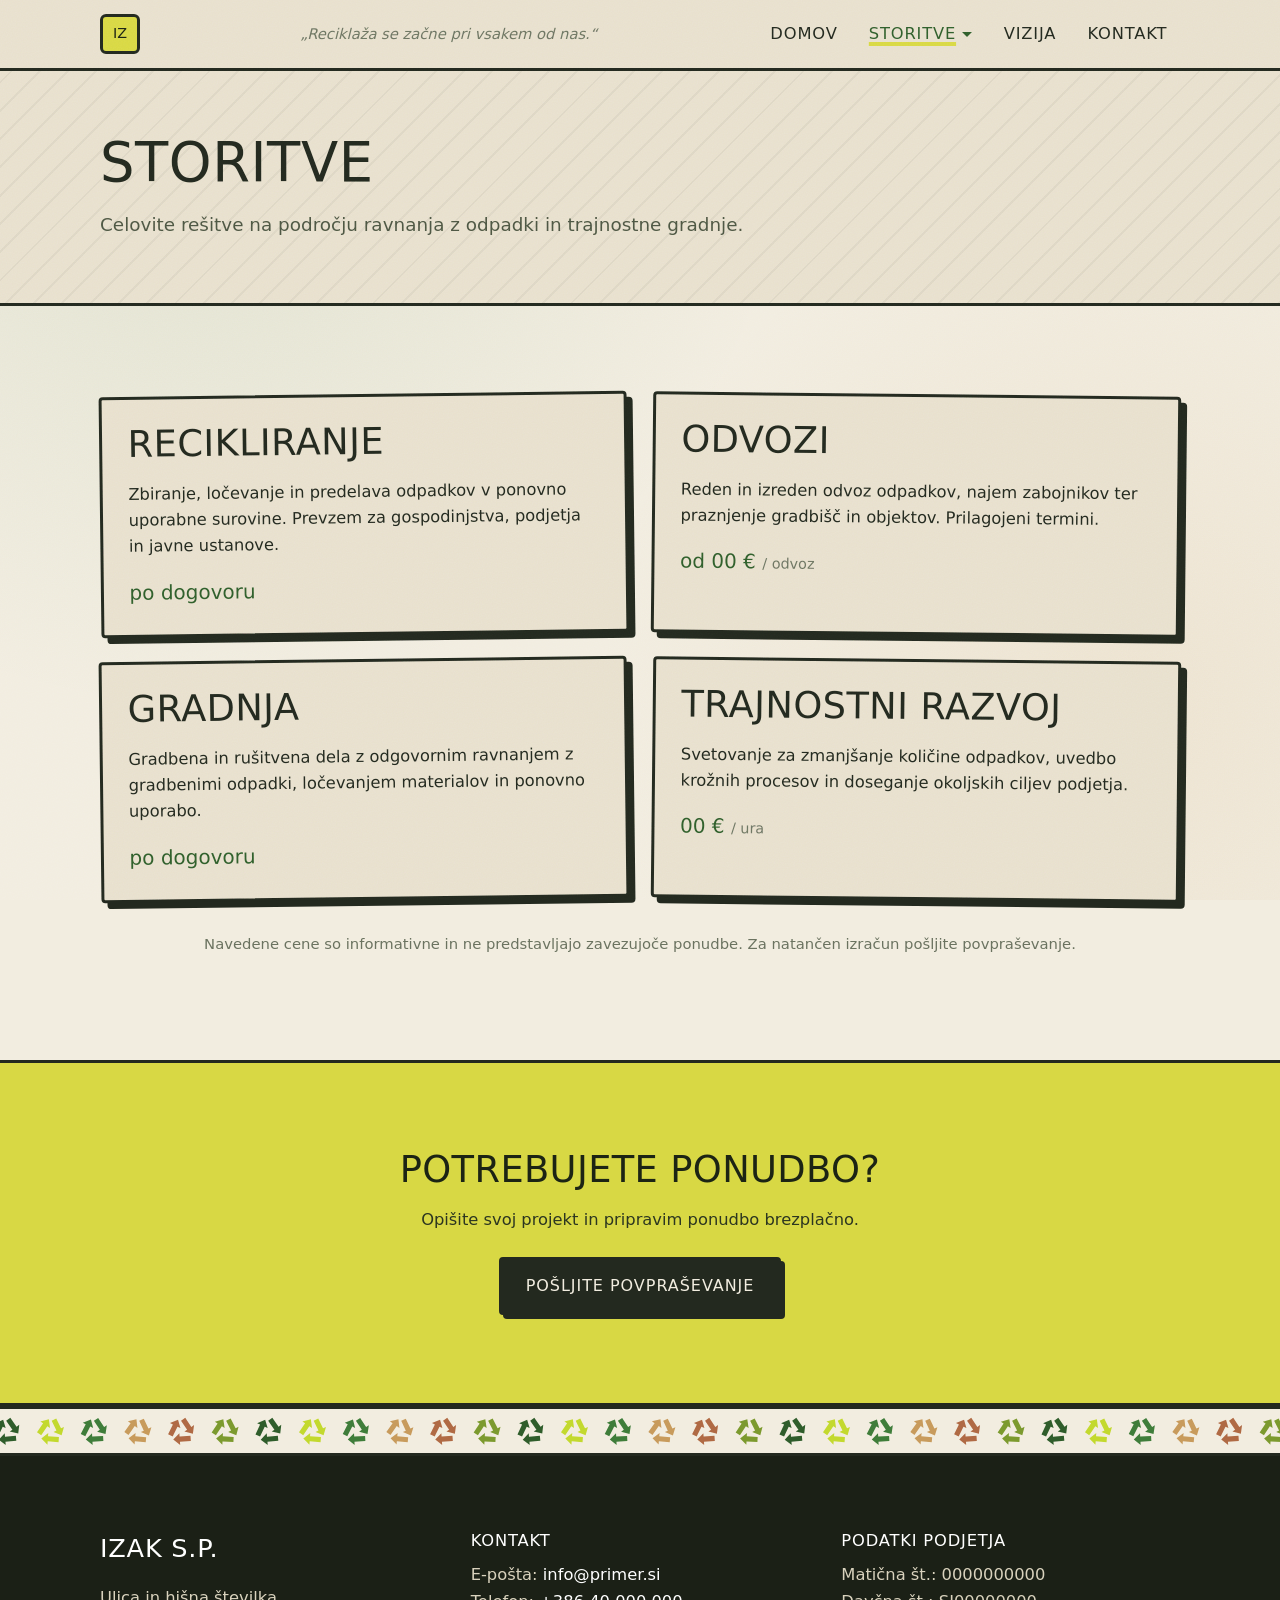
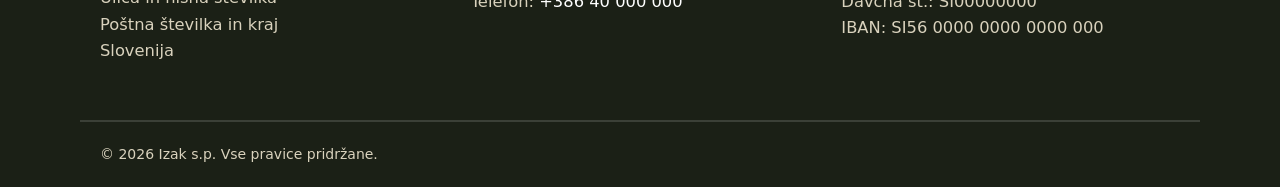
<file: storitve.html>
<!DOCTYPE html>
<html lang="sl">
<head>
  <meta charset="UTF-8" />
  <meta name="viewport" content="width=device-width, initial-scale=1.0" />
  <title>Izak s.p. — Storitve</title>
  <meta name="description" content="Storitve podjetja Izak s.p.: recikliranje, odvozi, gradnja in trajnostni razvoj." />
  <link rel="icon" href="favicon.svg" type="image/svg+xml" />
  <link rel="stylesheet" href="css/style.css" />
</head>
<body>
  <a class="skip-link" href="#main">Preskoči na vsebino</a>

  <header class="site-header">
    <div class="container header-inner">
      <a class="brand" href="index.html" aria-label="Izak s.p. — domov">
        <span class="brand-mark" aria-hidden="true">IZ</span>
      </a>

      <p class="header-quote">
        <span class="header-quote-text">&bdquo;Reciklaža se začne pri vsakem od nas.&ldquo;</span>
      </p>

      <button class="nav-toggle" aria-expanded="false" aria-controls="primary-nav" aria-label="Odpri meni">
        <span class="nav-toggle-bar" aria-hidden="true"></span>
        <span class="nav-toggle-bar" aria-hidden="true"></span>
        <span class="nav-toggle-bar" aria-hidden="true"></span>
      </button>

      <nav id="primary-nav" class="primary-nav" aria-label="Glavna navigacija">
        <ul>
          <li><a href="index.html">Domov</a></li>
          <li class="has-submenu">
            <a href="storitve.html" aria-current="page">Storitve</a>
            <ul class="submenu">
              <li><a href="storitve.html#recikliranje">Recikliranje</a></li>
              <li><a href="storitve.html#odvozi">Odvozi</a></li>
              <li><a href="storitve.html#gradnja">Gradnja</a></li>
              <li><a href="storitve.html#trajnostni-razvoj">Trajnostni razvoj</a></li>
            </ul>
          </li>
          <li><a href="vizija.html">Vizija</a></li>
          <li><a href="kontakt.html">Kontakt</a></li>
        </ul>
      </nav>
    </div>
  </header>

  <main id="main">
    <section class="page-head">
      <div class="container">
        <h1>Storitve</h1>
        <p class="lead">Celovite rešitve na področju ravnanja z odpadki in trajnostne gradnje.</p>
      </div>
    </section>

    <section class="section">
      <div class="container">
        <div class="grid grid-2">
          <article class="card service" id="recikliranje">
            <h2>Recikliranje</h2>
            <p>Zbiranje, ločevanje in predelava odpadkov v ponovno uporabne surovine. Prevzem
               za gospodinjstva, podjetja in javne ustanove.</p>
            <p class="price">po dogovoru</p>
          </article>

          <article class="card service" id="odvozi">
            <h2>Odvozi</h2>
            <p>Reden in izreden odvoz odpadkov, najem zabojnikov ter praznjenje gradbišč in
               objektov. Prilagojeni termini.</p>
            <p class="price">od 00 € <span>/ odvoz</span></p>
          </article>

          <article class="card service" id="gradnja">
            <h2>Gradnja</h2>
            <p>Gradbena in rušitvena dela z odgovornim ravnanjem z gradbenimi odpadki,
               ločevanjem materialov in ponovno uporabo.</p>
            <p class="price">po dogovoru</p>
          </article>

          <article class="card service" id="trajnostni-razvoj">
            <h2>Trajnostni razvoj</h2>
            <p>Svetovanje za zmanjšanje količine odpadkov, uvedbo krožnih procesov in
               doseganje okoljskih ciljev podjetja.</p>
            <p class="price">00 € <span>/ ura</span></p>
          </article>
        </div>

        <p class="note">
          Navedene cene so informativne in ne predstavljajo zavezujoče ponudbe.
          Za natančen izračun pošljite povpraševanje.
        </p>
      </div>
    </section>

    <section class="section cta-band">
      <div class="container cta-inner">
        <h2>Potrebujete ponudbo?</h2>
        <p>Opišite svoj projekt in pripravim ponudbo brezplačno.</p>
        <a class="btn btn-primary" href="kontakt.html">Pošljite povpraševanje</a>
      </div>
    </section>
  </main>

  <footer class="site-footer">
    <div class="container footer-inner">
      <div>
        <p class="footer-brand">Izak s.p.</p>
        <p>Ulica in hišna številka<br />Poštna številka in kraj<br />Slovenija</p>
      </div>
      <div>
        <p class="footer-heading">Kontakt</p>
        <p>
          E-pošta: <a href="mailto:info@primer.si">info@primer.si</a><br />
          Telefon: <a href="tel:+38640000000">+386 40 000 000</a>
        </p>
      </div>
      <div>
        <p class="footer-heading">Podatki podjetja</p>
        <p>Matična št.: 0000000000<br />Davčna št.: SI00000000<br />IBAN: SI56 0000 0000 0000 000</p>
      </div>
    </div>
    <div class="container footer-bottom">
      <p>&copy; <span data-year>2026</span> Izak s.p. Vse pravice pridržane.</p>
    </div>
  </footer>

  <script src="js/main.js" defer></script>
</body>
</html>
</file>
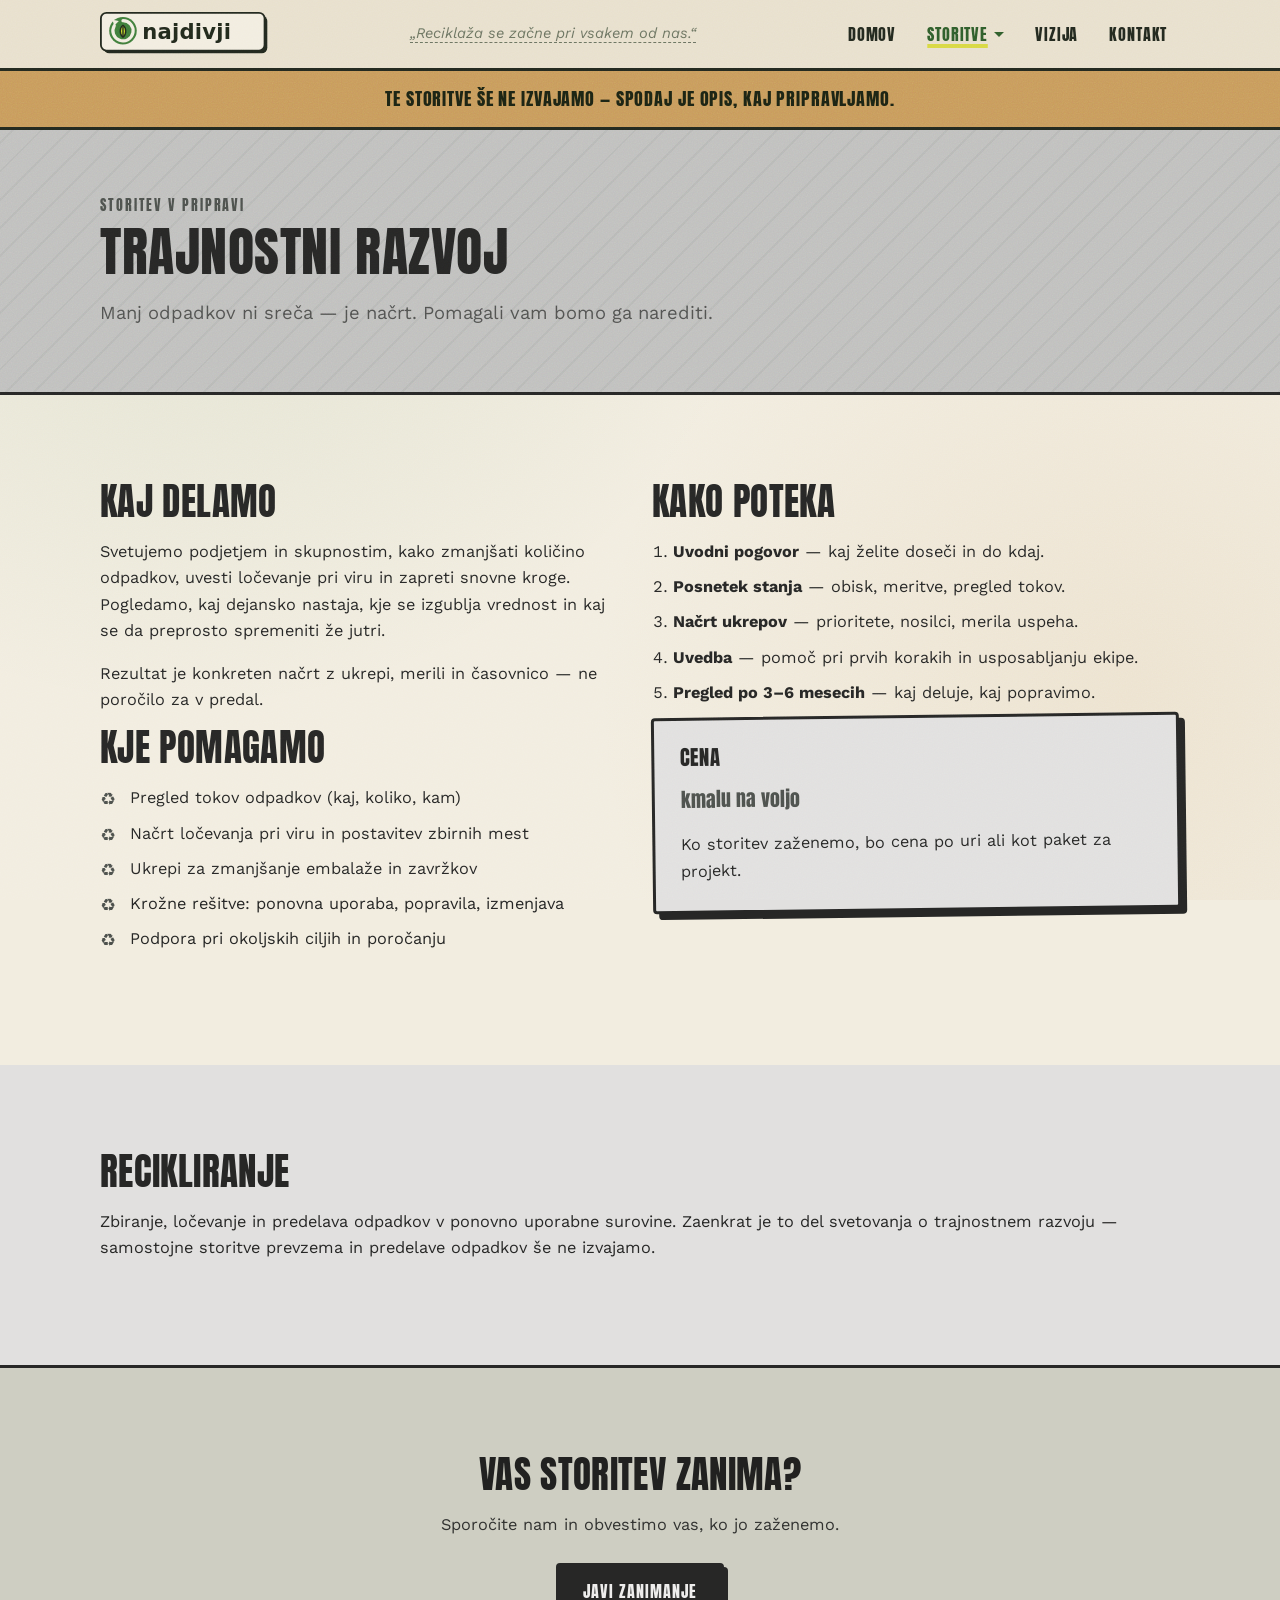
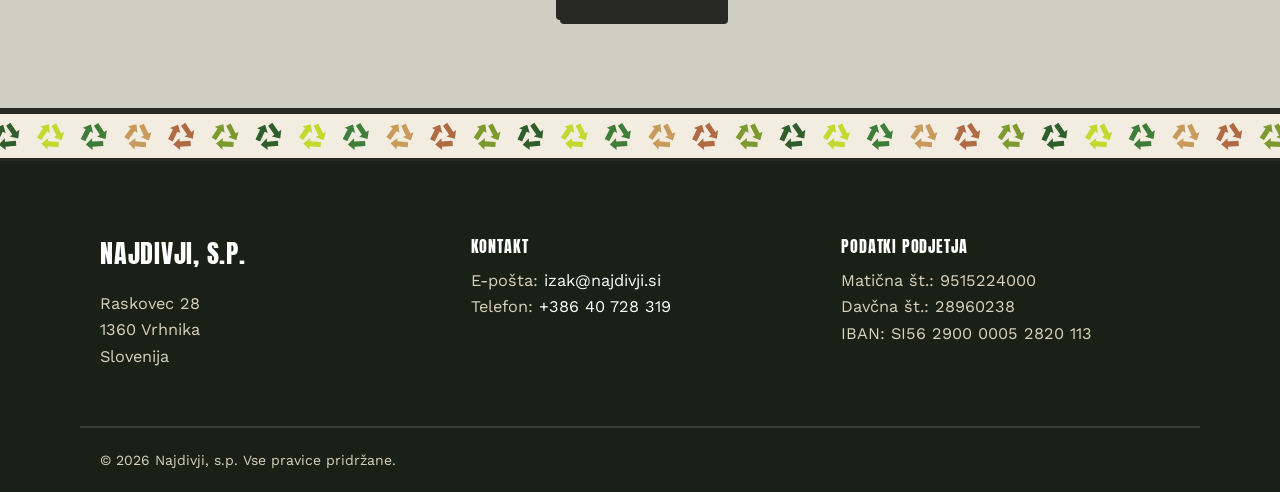
<file: trajnostni-razvoj.html>
<!DOCTYPE html>
<html lang="sl">
<head>
  <meta charset="UTF-8" />
  <meta name="viewport" content="width=device-width, initial-scale=1.0" />
  <title>Najdivji — Trajnostni razvoj</title>
  <meta name="description" content="Trajnostni razvoj pri Najdivji, s.p.: svetovanje in rešitve za zmanjšanje odpadkov, uvedbo krožnih procesov in doseganje okoljskih ciljev." />
  <link rel="icon" href="favicon.svg" type="image/svg+xml" />
  <link rel="preconnect" href="https://fonts.googleapis.com" />
  <link rel="preconnect" href="https://fonts.gstatic.com" crossorigin />
  <link rel="stylesheet" href="https://fonts.googleapis.com/css2?family=Anton&family=Work+Sans:wght@400;500;600;700&display=swap" />
  <link rel="stylesheet" href="css/style.css" />
</head>
<body class="theme-trajnostni-razvoj">
  <a class="skip-link" href="#main">Preskoči na vsebino</a>

  <header class="site-header">
    <div class="container header-inner">
      <a class="brand" href="index.html" aria-label="Najdivji — domov">
        <img class="brand-logo" src="assets/logo.svg" alt="Najdivji" width="372" height="100" />
      </a>

      <p class="header-quote">
        <a class="header-quote-link" href="slogani.html" title="Vsi slogani (skrivna stran)"><span class="header-quote-text">&bdquo;Reciklaža se začne pri vsakem od nas.&ldquo;</span></a>
      </p>

      <button class="nav-toggle" aria-expanded="false" aria-controls="primary-nav" aria-label="Odpri meni">
        <span class="nav-toggle-bar" aria-hidden="true"></span>
        <span class="nav-toggle-bar" aria-hidden="true"></span>
        <span class="nav-toggle-bar" aria-hidden="true"></span>
      </button>

      <nav id="primary-nav" class="primary-nav" aria-label="Glavna navigacija">
        <ul>
          <li><a href="index.html">Domov</a></li>
          <li class="has-submenu">
            <a href="storitve.html" aria-current="page">Storitve</a>
            <ul class="submenu">
              <li><a href="odvozi.html">Odvozi</a></li>
              <li><a href="gradnja.html">Gradnja</a></li>
              <li><a href="trajnostni-razvoj.html" aria-current="page">Trajnostni razvoj</a></li>
            </ul>
          </li>
          <li><a href="vizija.html">Vizija</a></li>
          <li><a href="kontakt.html">Kontakt</a></li>
        </ul>
      </nav>
    </div>
  </header>

  <div class="notice">
    <div class="container">
      <p>Te storitve še ne izvajamo &mdash; spodaj je opis, kaj pripravljamo.</p>
    </div>
  </div>

  <main id="main" class="coming-soon">
    <section class="page-head">
      <div class="container">
        <p class="eyebrow">Storitev v pripravi</p>
        <h1>Trajnostni razvoj</h1>
        <p class="lead">Manj odpadkov ni sreča — je načrt. Pomagali vam bomo ga narediti.</p>
      </div>
    </section>

    <section class="section">
      <div class="container">
        <div class="grid grid-2">
          <div>
            <h2>Kaj delamo</h2>
            <p>
              Svetujemo podjetjem in skupnostim, kako zmanjšati količino odpadkov,
              uvesti ločevanje pri viru in zapreti snovne kroge. Pogledamo, kaj
              dejansko nastaja, kje se izgublja vrednost in kaj se da preprosto
              spremeniti že jutri.
            </p>
            <p>
              Rezultat je konkreten načrt z ukrepi, merili in časovnico — ne poročilo
              za v predal.
            </p>

            <h2>Kje pomagamo</h2>
            <ul class="ticks">
              <li>Pregled tokov odpadkov (kaj, koliko, kam)</li>
              <li>Načrt ločevanja pri viru in postavitev zbirnih mest</li>
              <li>Ukrepi za zmanjšanje embalaže in zavržkov</li>
              <li>Krožne rešitve: ponovna uporaba, popravila, izmenjava</li>
              <li>Podpora pri okoljskih ciljih in poročanju</li>
            </ul>
          </div>

          <div>
            <h2>Kako poteka</h2>
            <ol class="steps">
              <li><strong>Uvodni pogovor</strong> — kaj želite doseči in do kdaj.</li>
              <li><strong>Posnetek stanja</strong> — obisk, meritve, pregled tokov.</li>
              <li><strong>Načrt ukrepov</strong> — prioritete, nosilci, merila uspeha.</li>
              <li><strong>Uvedba</strong> — pomoč pri prvih korakih in usposabljanju ekipe.</li>
              <li><strong>Pregled po 3–6 mesecih</strong> — kaj deluje, kaj popravimo.</li>
            </ol>

            <div class="card service">
              <h3>Cena</h3>
              <p class="price">kmalu na voljo</p>
              <p>Ko storitev zaženemo, bo cena po uri ali kot paket za projekt.</p>
            </div>
          </div>
        </div>
      </div>
    </section>

    <section class="section section-alt">
      <div class="container">
        <h2>Recikliranje</h2>
        <p>
          Zbiranje, ločevanje in predelava odpadkov v ponovno uporabne surovine.
          Zaenkrat je to del svetovanja o trajnostnem razvoju — samostojne storitve
          prevzema in predelave odpadkov še ne izvajamo.
        </p>
      </div>
    </section>

    <section class="section cta-band">
      <div class="container cta-inner">
        <h2>Vas storitev zanima?</h2>
        <p>Sporočite nam in obvestimo vas, ko jo zaženemo.</p>
        <a class="btn btn-primary" href="mailto:izak@najdivji.si?subject=Trajnostni razvoj — zanimanje">Javi zanimanje</a>
      </div>
    </section>
  </main>

  <footer class="site-footer">
    <div class="container footer-inner">
      <div>
        <p class="footer-brand">Najdivji, s.p.</p>
        <p>Raskovec 28<br />1360 Vrhnika<br />Slovenija</p>
      </div>
      <div>
        <p class="footer-heading">Kontakt</p>
        <p>
          E-pošta: <a href="mailto:izak@najdivji.si">izak@najdivji.si</a><br />
          Telefon: <a href="tel:+38640728319">+386 40 728 319</a>
        </p>
      </div>
      <div>
        <p class="footer-heading">Podatki podjetja</p>
        <p>Matična št.: 9515224000<br />Davčna št.: 28960238<br />IBAN: SI56 2900 0005 2820 113</p>
      </div>
    </div>
    <div class="container footer-bottom">
      <p>&copy; <span data-year>2026</span> Najdivji, s.p. Vse pravice pridržane.</p>
    </div>
  </footer>

  <script src="js/main.js" defer></script>
</body>
</html>
</file>
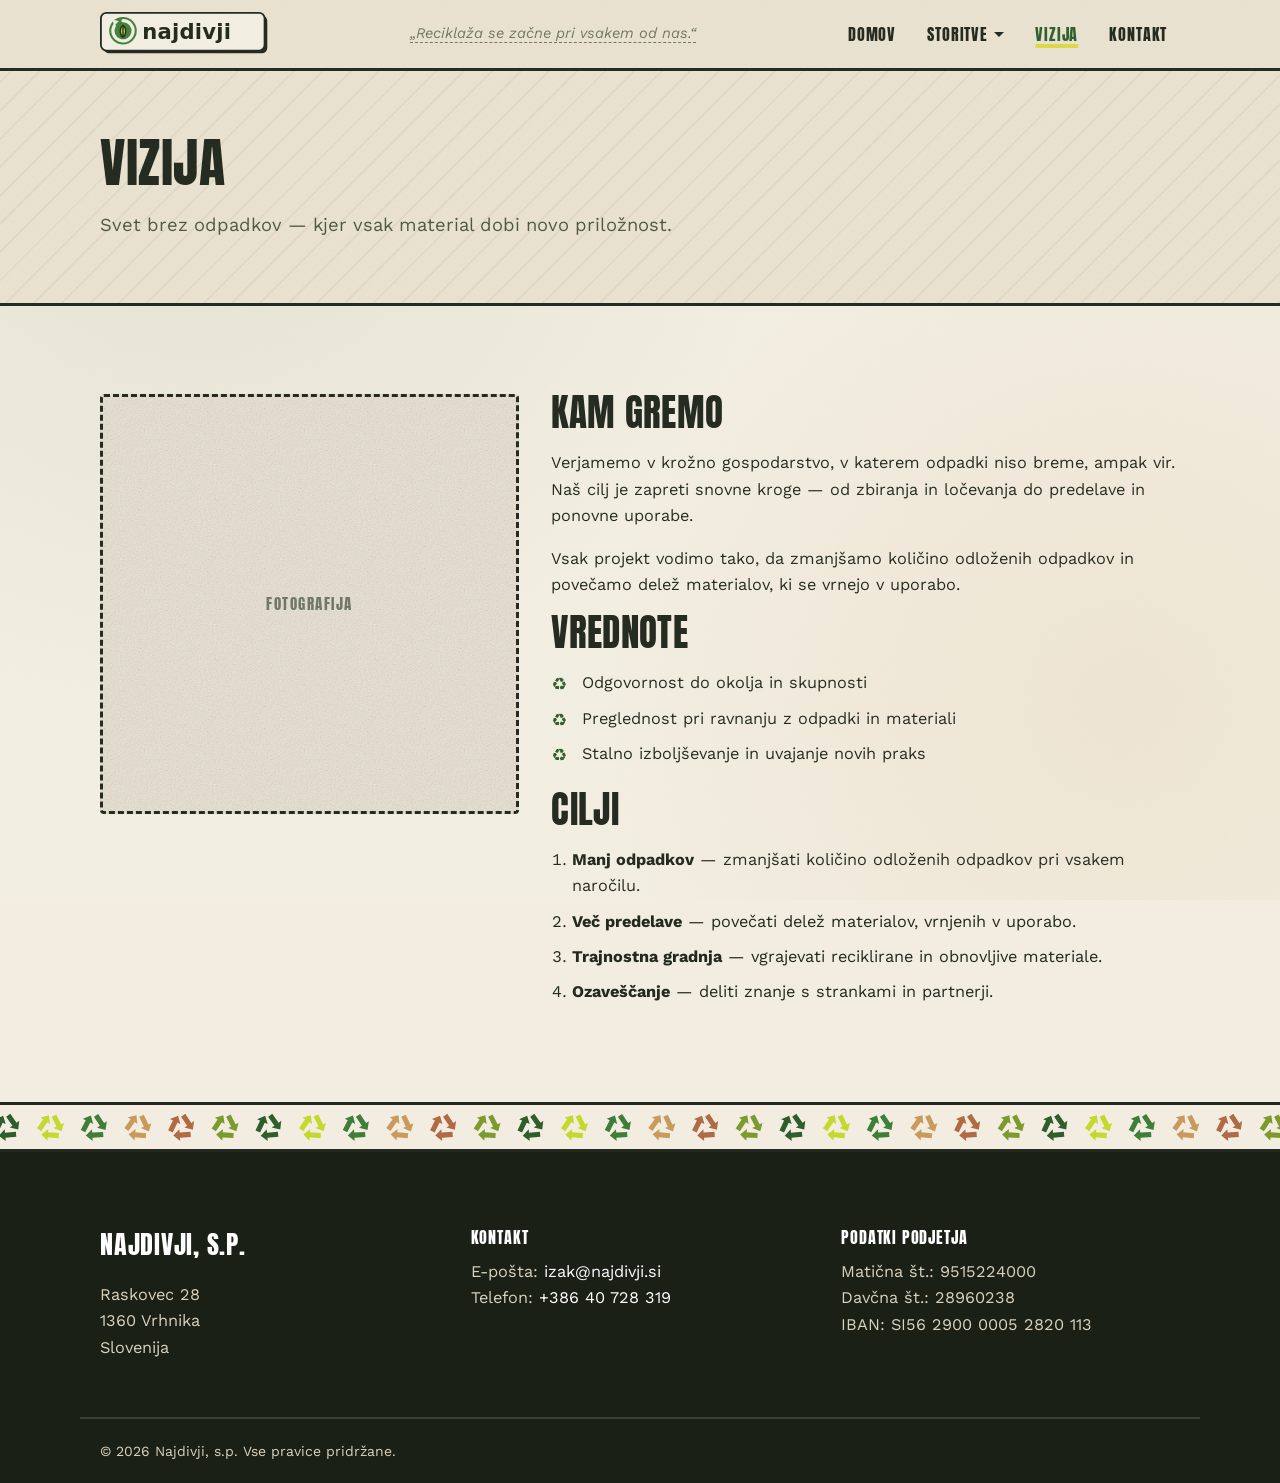
<file: vizija.html>
<!DOCTYPE html>
<html lang="sl">
<head>
  <meta charset="UTF-8" />
  <meta name="viewport" content="width=device-width, initial-scale=1.0" />
  <title>Najdivji — Vizija</title>
  <meta name="description" content="Vizija podjetja Najdivji, s.p.: krožno gospodarstvo, odgovorno ravnanje z odpadki in trajnostna gradnja." />
  <link rel="icon" href="favicon.svg" type="image/svg+xml" />
  <link rel="preconnect" href="https://fonts.googleapis.com" />
  <link rel="preconnect" href="https://fonts.gstatic.com" crossorigin />
  <link rel="stylesheet" href="https://fonts.googleapis.com/css2?family=Anton&family=Work+Sans:wght@400;500;600;700&display=swap" />
  <link rel="stylesheet" href="css/style.css" />
</head>
<body>
  <a class="skip-link" href="#main">Preskoči na vsebino</a>

  <header class="site-header">
    <div class="container header-inner">
      <a class="brand" href="index.html" aria-label="Najdivji — domov">
        <img class="brand-logo" src="assets/logo.svg" alt="Najdivji" width="372" height="100" />
      </a>

      <p class="header-quote">
        <a class="header-quote-link" href="slogani.html" title="Vsi slogani (skrivna stran)"><span class="header-quote-text">&bdquo;Reciklaža se začne pri vsakem od nas.&ldquo;</span></a>
      </p>

      <button class="nav-toggle" aria-expanded="false" aria-controls="primary-nav" aria-label="Odpri meni">
        <span class="nav-toggle-bar" aria-hidden="true"></span>
        <span class="nav-toggle-bar" aria-hidden="true"></span>
        <span class="nav-toggle-bar" aria-hidden="true"></span>
      </button>

      <nav id="primary-nav" class="primary-nav" aria-label="Glavna navigacija">
        <ul>
          <li><a href="index.html">Domov</a></li>
          <li class="has-submenu">
            <a href="storitve.html">Storitve</a>
            <ul class="submenu">
              <li><a href="odvozi.html">Odvozi</a></li>
              <li><a href="gradnja.html">Gradnja</a></li>
              <li><a href="trajnostni-razvoj.html">Trajnostni razvoj</a></li>
            </ul>
          </li>
          <li><a href="vizija.html" aria-current="page">Vizija</a></li>
          <li><a href="kontakt.html">Kontakt</a></li>
        </ul>
      </nav>
    </div>
  </header>

  <main id="main">
    <section class="page-head">
      <div class="container">
        <h1>Vizija</h1>
        <p class="lead">Svet brez odpadkov — kjer vsak material dobi novo priložnost.</p>
      </div>
    </section>

    <section class="section">
      <div class="container about-grid">
        <div class="about-media" aria-hidden="true">
          <div class="hero-placeholder">Fotografija</div>
        </div>
        <div class="about-text">
          <h2>Kam gremo</h2>
          <p>
            Verjamemo v krožno gospodarstvo, v katerem odpadki niso breme, ampak vir.
            Naš cilj je zapreti snovne kroge — od zbiranja in ločevanja do predelave
            in ponovne uporabe.
          </p>
          <p>
            Vsak projekt vodimo tako, da zmanjšamo količino odloženih odpadkov in
            povečamo delež materialov, ki se vrnejo v uporabo.
          </p>

          <h2>Vrednote</h2>
          <ul class="ticks">
            <li>Odgovornost do okolja in skupnosti</li>
            <li>Preglednost pri ravnanju z odpadki in materiali</li>
            <li>Stalno izboljševanje in uvajanje novih praks</li>
          </ul>

          <h2>Cilji</h2>
          <ol class="steps">
            <li><strong>Manj odpadkov</strong> — zmanjšati količino odloženih odpadkov pri vsakem naročilu.</li>
            <li><strong>Več predelave</strong> — povečati delež materialov, vrnjenih v uporabo.</li>
            <li><strong>Trajnostna gradnja</strong> — vgrajevati reciklirane in obnovljive materiale.</li>
            <li><strong>Ozaveščanje</strong> — deliti znanje s strankami in partnerji.</li>
          </ol>
        </div>
      </div>
    </section>
  </main>

  <footer class="site-footer">
    <div class="container footer-inner">
      <div>
        <p class="footer-brand">Najdivji, s.p.</p>
        <p>Raskovec 28<br />1360 Vrhnika<br />Slovenija</p>
      </div>
      <div>
        <p class="footer-heading">Kontakt</p>
        <p>
          E-pošta: <a href="mailto:izak@najdivji.si">izak@najdivji.si</a><br />
          Telefon: <a href="tel:+38640728319">+386 40 728 319</a>
        </p>
      </div>
      <div>
        <p class="footer-heading">Podatki podjetja</p>
        <p>Matična št.: 9515224000<br />Davčna št.: 28960238<br />IBAN: SI56 2900 0005 2820 113</p>
      </div>
    </div>
    <div class="container footer-bottom">
      <p>&copy; <span data-year>2026</span> Najdivji, s.p. Vse pravice pridržane.</p>
    </div>
  </footer>

  <script src="js/main.js" defer></script>
</body>
</html>
</file>
<file: css/style.css>
/* =========================================================
   Najdivji — slog
   Reciklažni / kartonasti "zine" videz: groba tekstura,
   debele črnilne obrobe, polni odmaknjeni senčniki,
   rahlo zarotirane kartice. Mobile-first, odzivno.
   ========================================================= */

/* ---------- Spremenljivke ---------- */
:root {
  --paper: #f2ede0;         /* reciklirani papir */
  --paper-2: #e8e0cd;       /* kartonasta kartica */
  --ink: #23291f;           /* črnilo */
  --ink-soft: #4c5542;
  --muted: #6b7360;

  --green: #3f7d3a;
  --green-dark: #2f5d2b;
  --lime: #d8d844;          /* "divji" poudarek */
  --kraft: #c89b5c;

  --border: var(--ink);
  --line: rgba(35, 41, 31, 0.18);
  --shadow-hard: #23291f;
  --footer-bg: #1b2016;
  --footer-text: #d9d2bd;

  --font-display: "Anton", "Oswald", "Arial Narrow", "Helvetica Neue", system-ui, sans-serif;
  --font-base: "Work Sans", system-ui, -apple-system, "Segoe UI", Roboto, Arial, sans-serif;

  --maxw: 1120px;
  --radius: 4px;
  --transition: 0.18s ease;

  /* zrno / tekstura */
  --grain: url("data:image/svg+xml,%3Csvg xmlns='http://www.w3.org/2000/svg' width='160' height='160'%3E%3Cfilter id='n'%3E%3CfeTurbulence type='fractalNoise' baseFrequency='0.8' numOctaves='2' stitchTiles='stitch'/%3E%3C/filter%3E%3Crect width='100%25' height='100%25' filter='url(%23n)' opacity='0.4'/%3E%3C/svg%3E");
}

@media (prefers-color-scheme: dark) {
  :root {
    --paper: #14180f;
    --paper-2: #1e2416;
    --ink: #ece7d6;
    --ink-soft: #c3bfab;
    --muted: #9aa088;

    --green: #8ac974;
    --green-dark: #6fae59;
    --lime: #c8dd3a;
    --kraft: #b98a4e;

    --border: #ece7d6;
    --line: rgba(236, 231, 214, 0.16);
    --shadow-hard: #000000;
    --footer-bg: #0c0f08;
    --footer-text: #c3bfab;
  }
}

/* ---------- Ponastavitev ---------- */
*,
*::before,
*::after { box-sizing: border-box; }

html {
  scroll-behavior: smooth;
  -webkit-text-size-adjust: 100%;
}

body {
  margin: 0;
  min-height: 100svh;
  display: flex;
  flex-direction: column;
  font-family: var(--font-base);
  font-size: 1.02rem;
  line-height: 1.62;
  color: var(--ink);
  background-color: var(--paper);
  background-image:
    radial-gradient(circle at 15% 12%, rgba(63, 125, 58, 0.10), transparent 45%),
    radial-gradient(circle at 88% 78%, rgba(200, 155, 92, 0.12), transparent 40%);
  background-attachment: fixed;
}

/* zrnata tekstura čez celo stran */
body::after {
  content: "";
  position: fixed;
  inset: 0;
  z-index: 9999;
  pointer-events: none;
  background-image: var(--grain);
  opacity: 0.5;
  mix-blend-mode: overlay;
}

main { flex: 1 0 auto; }

img { max-width: 100%; height: auto; display: block; }

a {
  color: var(--green-dark);
  text-decoration: none;
}
a:hover,
a:focus { text-decoration: underline; }

h1, h2, h3 {
  font-family: var(--font-display);
  font-weight: 400;
  line-height: 1.02;
  letter-spacing: 0.01em;
  text-transform: uppercase;
  margin: 0 0 0.5em;
}

h1 { font-size: clamp(2.1rem, 7vw, 3.4rem); }
h2 { font-size: clamp(1.6rem, 4.5vw, 2.3rem); }
h3 { font-size: 1.3rem; }

p { margin: 0 0 1rem; }

/* ---------- Pripomočki ---------- */
.container {
  width: 100%;
  max-width: var(--maxw);
  margin-inline: auto;
  padding-inline: 1.25rem;
}

.section { padding-block: clamp(3rem, 8vw, 5.5rem); }
.section-alt { background: var(--paper-2); }

.section-title {
  text-align: center;
  margin-bottom: 2.5rem;
}
.section-title::after {
  content: "";
  display: block;
  width: 76px;
  height: 8px;
  margin: 0.6rem auto 0;
  background: var(--lime);
  border: 2px solid var(--border);
  transform: rotate(-1.5deg);
}

.section-cta,
.section .note {
  text-align: center;
  margin-top: 2rem;
}
.note {
  color: var(--muted);
  font-size: 0.925rem;
}

.eyebrow {
  font-family: var(--font-display);
  text-transform: uppercase;
  letter-spacing: 0.14em;
  font-size: 0.85rem;
  color: var(--green-dark);
  margin-bottom: 0.5rem;
}

.lead {
  font-size: 1.15rem;
  color: var(--ink-soft);
}

.skip-link {
  position: absolute;
  left: -999px;
  top: 0;
  background: var(--ink);
  color: var(--paper);
  padding: 0.6rem 1rem;
  z-index: 10000;
}
.skip-link:focus { left: 0; }

.visually-hidden {
  position: absolute !important;
  width: 1px; height: 1px;
  padding: 0; margin: -1px;
  overflow: hidden;
  clip: rect(0 0 0 0);
  white-space: nowrap;
  border: 0;
}

:target { scroll-margin-top: 96px; }

/* ---------- Gumbi ---------- */
.btn {
  display: inline-block;
  padding: 0.8rem 1.5rem;
  font-family: var(--font-display);
  text-transform: uppercase;
  letter-spacing: 0.06em;
  font-size: 1rem;
  color: var(--ink);
  background: var(--paper);
  border: 3px solid var(--border);
  border-radius: var(--radius);
  box-shadow: 4px 4px 0 var(--shadow-hard);
  cursor: pointer;
  transition: transform var(--transition), box-shadow var(--transition), background var(--transition);
}
.btn:hover,
.btn:focus {
  text-decoration: none;
  transform: translate(-2px, -2px);
  box-shadow: 6px 6px 0 var(--shadow-hard);
}
.btn:active {
  transform: translate(2px, 2px);
  box-shadow: 1px 1px 0 var(--shadow-hard);
}
.btn-primary { background: var(--lime); color: #1c2414; }
.btn-ghost { background: var(--paper); }

/* ---------- Glava / navigacija ---------- */
.site-header {
  position: sticky;
  top: 0;
  z-index: 100;
  background: var(--paper-2);
  border-bottom: 3px solid var(--border);
}

.header-inner {
  display: flex;
  align-items: center;
  justify-content: space-between;
  min-height: 68px;
  gap: 1rem;
}

.brand {
  display: inline-flex;
  align-items: center;
  color: var(--ink);
}
.brand:hover,
.brand:focus { text-decoration: none; }

.brand-logo {
  height: 46px;
  width: auto;
}

/* stara oznaka (če kje ostane) */
.brand-mark {
  display: grid;
  place-items: center;
  width: 40px; height: 40px;
  border: 3px solid var(--border);
  border-radius: 6px;
  background: var(--lime);
  color: #1c2414;
  font-family: var(--font-display);
  font-size: 0.9rem;
}

/* Vrteče se misli */
.header-quote {
  flex: 1 1 auto;
  min-width: 0;
  margin: 0;
  padding-block: 0.5rem;
  text-align: center;
  font-size: 0.86rem;
  font-style: italic;
  line-height: 1.35;
  color: var(--muted);
}
.header-quote-text {
  display: inline-block;
  max-width: 44ch;
  opacity: 1;
  transition: opacity 0.6s ease;
}
.header-quote-text.is-fading { opacity: 0; }
.header-quote-link {
  color: inherit;
  text-decoration: none;
  border-bottom: 1px dashed currentColor;
}
.header-quote-link:hover,
.header-quote-link:focus { color: var(--green-dark); }

.nav-toggle {
  display: inline-flex;
  flex-direction: column;
  justify-content: center;
  gap: 5px;
  width: 46px; height: 46px;
  padding: 0;
  background: var(--paper);
  border: 3px solid var(--border);
  border-radius: 6px;
  box-shadow: 3px 3px 0 var(--shadow-hard);
  cursor: pointer;
}
.nav-toggle-bar {
  display: block;
  width: 22px; height: 3px;
  margin-inline: auto;
  background: var(--ink);
  transition: transform var(--transition), opacity var(--transition);
}
.nav-toggle[aria-expanded="true"] .nav-toggle-bar:nth-child(1) { transform: translateY(8px) rotate(45deg); }
.nav-toggle[aria-expanded="true"] .nav-toggle-bar:nth-child(2) { opacity: 0; }
.nav-toggle[aria-expanded="true"] .nav-toggle-bar:nth-child(3) { transform: translateY(-8px) rotate(-45deg); }

.primary-nav { display: none; }
.primary-nav.is-open {
  display: block;
  position: absolute;
  left: 0; right: 0;
  top: 100%;
  background: var(--paper-2);
  border-bottom: 3px solid var(--border);
  box-shadow: 0 10px 0 -4px var(--shadow-hard);
}
.primary-nav ul {
  list-style: none;
  margin: 0;
  padding: 0.5rem 1.25rem 1rem;
  display: flex;
  flex-direction: column;
  gap: 0.15rem;
}
.primary-nav a {
  display: block;
  padding: 0.7rem 0.25rem;
  color: var(--ink);
  font-family: var(--font-display);
  text-transform: uppercase;
  letter-spacing: 0.05em;
  font-size: 1.02rem;
}
.primary-nav a[aria-current="page"] {
  color: var(--green-dark);
  text-decoration: underline;
  text-decoration-color: var(--lime);
  text-decoration-thickness: 4px;
  text-underline-offset: 3px;
}

.submenu {
  list-style: none;
  margin: 0 0 0.35rem;
  padding: 0.15rem 0 0.15rem 1rem;
  border-left: 3px solid var(--line);
  display: flex;
  flex-direction: column;
  gap: 0.05rem;
}
.submenu a {
  font-family: var(--font-base);
  text-transform: none;
  letter-spacing: 0;
  font-weight: 600;
  font-size: 0.98rem;
  color: var(--ink-soft);
}

/* ---------- Domača stran: hero ---------- */
.home-hero {
  border-bottom: 3px solid var(--border);
  background-color: var(--paper-2);
  background-image:
    repeating-linear-gradient(45deg, rgba(35, 41, 31, 0.05) 0 2px, transparent 2px 22px);
  overflow: hidden;
}
.home-hero .container {
  padding-block: clamp(2.75rem, 8vw, 5rem);
}
.home-hero .eyebrow {
  display: inline-block;
  background: var(--ink);
  color: var(--paper);
  padding: 0.3rem 0.7rem;
  transform: rotate(-1.5deg);
}
.home-hero h1 {
  font-size: clamp(3rem, 15vw, 7rem);
  letter-spacing: 0.005em;
  margin: 0.4rem 0 0.2rem;
}
.home-hero h1 .mark {
  background: linear-gradient(180deg, transparent 62%, var(--lime) 62% 92%, transparent 92%);
}

/* ---------- Jesenski trak (aktualna akcija v heroju) ---------- */
.hero-stripe {
  /* jesenska paleta — samo za ta element */
  --jesen-1: #f2b23c;      /* zlata */
  --jesen-2: #e07a1f;      /* oranžna */
  --jesen-3: #b3480f;      /* opečnata */
  --jesen-ink: #2a1607;    /* rjavo črnilo za besedilo */

  position: relative;
  margin: 1.9rem 0 0;
  padding: 1.25rem 1.5rem;
  color: var(--jesen-ink);
  background-color: var(--jesen-2);
  background-image:
    /* poševne kartonaste proge */
    repeating-linear-gradient(135deg, rgba(42, 22, 7, 0.13) 0 9px, transparent 9px 26px),
    linear-gradient(100deg, var(--jesen-1) 0%, var(--jesen-2) 52%, var(--jesen-3) 100%);
  /* nazobčan (cikcak) rob namesto ravnega — kot odtrgan trak */
  clip-path: polygon(
    0% 0, 2.5% 9px, 5% 0, 7.5% 9px,
    10% 0, 12.5% 9px, 15% 0, 17.5% 9px,
    20% 0, 22.5% 9px, 25% 0, 27.5% 9px,
    30% 0, 32.5% 9px, 35% 0, 37.5% 9px,
    40% 0, 42.5% 9px, 45% 0, 47.5% 9px,
    50% 0, 52.5% 9px, 55% 0, 57.5% 9px,
    60% 0, 62.5% 9px, 65% 0, 67.5% 9px,
    70% 0, 72.5% 9px, 75% 0, 77.5% 9px,
    80% 0, 82.5% 9px, 85% 0, 87.5% 9px,
    90% 0, 92.5% 9px, 95% 0, 97.5% 9px,
    100% 0, 100% 100%, 97.5% calc(100% - 9px), 95% 100%,
    92.5% calc(100% - 9px), 90% 100%, 87.5% calc(100% - 9px), 85% 100%,
    82.5% calc(100% - 9px), 80% 100%, 77.5% calc(100% - 9px), 75% 100%,
    72.5% calc(100% - 9px), 70% 100%, 67.5% calc(100% - 9px), 65% 100%,
    62.5% calc(100% - 9px), 60% 100%, 57.5% calc(100% - 9px), 55% 100%,
    52.5% calc(100% - 9px), 50% 100%, 47.5% calc(100% - 9px), 45% 100%,
    42.5% calc(100% - 9px), 40% 100%, 37.5% calc(100% - 9px), 35% 100%,
    32.5% calc(100% - 9px), 30% 100%, 27.5% calc(100% - 9px), 25% 100%,
    22.5% calc(100% - 9px), 20% 100%, 17.5% calc(100% - 9px), 15% 100%,
    12.5% calc(100% - 9px), 10% 100%, 7.5% calc(100% - 9px), 5% 100%,
    2.5% calc(100% - 9px), 0% 100%
  );
  /* obrobo in trdi senčnik nariše filter, ker clip-path odreže border/box-shadow */
  filter:
    drop-shadow(3px 0 0 var(--border))
    drop-shadow(-3px 0 0 var(--border))
    drop-shadow(0 3px 0 var(--border))
    drop-shadow(0 -3px 0 var(--border))
    drop-shadow(8px 8px 0 var(--shadow-hard));
  transform: rotate(-1.6deg);
  transition: transform var(--transition);
}
/* padajoča lista ob naslovu na traku */
.hero-stripe-title::before,
.hero-stripe-title::after {
  content: "";
  display: inline-block;
  width: 0.9em;
  height: 0.9em;
  vertical-align: -0.08em;
  background: url("data:image/svg+xml,%3Csvg xmlns='http://www.w3.org/2000/svg' viewBox='0 0 24 24'%3E%3Cpath d='M21 3C11 3 4 8 4 15c0 2 .6 3.7 1.6 5L3 22.6l1.4 1.4 2.6-2.6c1.3 1 3 1.6 5 1.6 7 0 12-7 12-17 0-1.5-.6-3-3-3z' fill='%232a1607' opacity='.55'/%3E%3Cpath d='M20 5C12 6 7 11 6 19' stroke='%232a1607' stroke-width='1.2' fill='none' opacity='.55'/%3E%3C/svg%3E") center / contain no-repeat;
}
.hero-stripe-title::before { margin-right: 0.5em; transform: rotate(-18deg); }
.hero-stripe-title::after  { margin-left: 0.5em; transform: rotate(158deg); }

.hero-stripe-kicker,
.hero-stripe-title,
.hero-stripe-tel {
  margin: 0;
  font-family: var(--font-display);
  text-transform: uppercase;
  line-height: 1.1;
  text-align: center;
}
.hero-stripe-kicker {
  font-size: clamp(0.78rem, 2.2vw, 0.95rem);
  letter-spacing: 0.16em;
  opacity: 0.85;
}
.hero-stripe-title {
  font-size: clamp(1.35rem, 5.2vw, 2.1rem);
  letter-spacing: 0.03em;
  white-space: nowrap;
  text-shadow: 2px 2px 0 rgba(255, 243, 222, 0.45);
}
.hero-stripe-tel {
  margin-top: 0.55rem;
  font-size: clamp(0.95rem, 3vw, 1.15rem);
  letter-spacing: 0.06em;
}
.hero-stripe-tel a {
  display: inline-block;
  padding: 0.1rem 0.75rem;
  color: var(--jesen-ink);
  background: rgba(255, 244, 226, 0.72);
  border: 2px solid var(--jesen-ink);
  border-radius: 999px;
  text-decoration: none;
  white-space: nowrap;
  transition: background var(--transition), transform var(--transition);
}
.hero-stripe-tel a:hover,
.hero-stripe-tel a:focus-visible {
  background: #fff6e6;
  transform: translateY(-1px);
}

/* Od tablice naprej: poševni pas ob desnem robu heroja */
@media (min-width: 900px) {
  .home-hero { position: relative; }
  .home-hero .container {
    min-height: 21rem;
    display: flex;
    flex-direction: column;
    justify-content: center;
    align-items: flex-start;   /* da eyebrow ostane ozka nalepka */
  }
  .hero-stripe {
    position: absolute;
    top: 50%;
    right: -4.5rem;
    /* pas je namenoma daljši od heroja — oba konca se odrežeta izven okvirja */
    width: clamp(40rem, 58vw, 52rem);
    margin: 0;
    padding-block: 1.5rem;
    transform: translateY(-50%) rotate(40deg);
  }
  .hero-stripe:hover { transform: translateY(-50%) rotate(37deg); }
}

@media (prefers-reduced-motion: reduce) {
  .hero-stripe { transition: none; }
}

/* ---------- Obvestilo (npr. storitev še ni na voljo) ---------- */
.notice {
  background: var(--kraft);
  color: #1c2414;
  border-bottom: 3px solid var(--border);
}
.notice .container {
  padding-block: 0.85rem;
  text-align: center;
}
.notice p {
  margin: 0;
  font-family: var(--font-display);
  text-transform: uppercase;
  letter-spacing: 0.05em;
  font-size: clamp(0.9rem, 2.4vw, 1.1rem);
}

/* siv filter čez vsebino strani, ki še ni na voljo */
.coming-soon { filter: grayscale(0.92); }

/* ---------- Domača stran: kartice storitev ---------- */
.services {
  display: grid;
  gap: 1.5rem;
  grid-template-columns: 1fr;
}

.service-tile {
  position: relative;
  display: flex;
  flex-direction: column;
  justify-content: flex-end;
  min-height: 300px;
  padding: 1.6rem;
  color: var(--ink);
  background-color: var(--paper-2);
  background-image:
    linear-gradient(180deg, rgba(242, 237, 224, 0.15) 22%, var(--tile-wash) 100%),
    var(--tile-art);
  background-repeat: no-repeat, no-repeat;
  background-position: center, right -26px bottom -14px;
  background-size: cover, 66%;
  border: 3px solid var(--border);
  border-radius: var(--radius);
  box-shadow: 7px 7px 0 var(--shadow-hard);
  transition: transform var(--transition), box-shadow var(--transition);
}
.service-tile:nth-child(odd)  { transform: rotate(-1.1deg); }
.service-tile:nth-child(even) { transform: rotate(0.9deg); }
.service-tile:hover,
.service-tile:focus-visible {
  transform: rotate(0) translate(-4px, -4px);
  box-shadow: 12px 12px 0 var(--shadow-hard);
  text-decoration: none;
  outline: none;
}
.service-tile:focus-visible { outline: 3px dashed var(--green-dark); outline-offset: 4px; }

.service-tile .tile-num {
  position: absolute;
  top: 0.4rem;
  right: 0.9rem;
  font-family: var(--font-display);
  font-size: 3.4rem;
  line-height: 1;
  color: var(--paper);
  -webkit-text-stroke: 2px var(--ink);
  opacity: 0.9;
  transform: rotate(6deg);
  pointer-events: none;
}
.service-tile h3 {
  margin: 0 0 0.35rem;
  font-size: clamp(1.5rem, 5vw, 2rem);
}
.service-tile h3::before {
  content: "";
  display: block;
  width: 54px;
  height: 7px;
  margin-bottom: 0.6rem;
  background: var(--tile-accent, var(--lime));
  border: 2px solid var(--border);
}
.service-tile p {
  margin: 0 0 0.9rem;
  color: var(--ink-soft);
  max-width: 34ch;
}
.service-tile .more {
  font-family: var(--font-display);
  text-transform: uppercase;
  letter-spacing: 0.06em;
  color: var(--ink);
}
.service-tile .more::after {
  content: " \2192";
  transition: margin var(--transition);
  display: inline-block;
}
.service-tile:hover .more::after { margin-left: 0.35rem; }

/* kompaktne kvadratne kartice za podrazdelke */
.tile-compact {
  min-height: 190px;
  padding: 1.15rem;
  background-size: cover, 54%;
  background-position: center, right -18px bottom -10px;
}
.tile-compact h3 {
  font-size: clamp(1.05rem, 3.6vw, 1.3rem);
  margin-bottom: 0.5rem;
}
.tile-compact h3::before {
  width: 42px;
  height: 6px;
  margin-bottom: 0.5rem;
}
.tile-compact .tile-num { font-size: 2.4rem; top: 0.3rem; right: 0.7rem; }
.tile-compact .more { font-size: 0.9rem; }

/* teme posameznih kartic */
.tile-odvozi             { --tile-art: url("../assets/img/odvozi.svg");             --tile-wash: rgba(200, 155, 92, 0.34); --tile-accent: #e7b45a; }
.tile-gradnja            { --tile-art: url("../assets/img/gradnja.svg");            --tile-wash: rgba(176, 132, 60, 0.32); --tile-accent: #d9a441; }
.tile-trajnostni-razvoj  { --tile-art: url("../assets/img/trajnostni-razvoj.svg"); --tile-wash: rgba(47, 93, 43, 0.32);   --tile-accent: var(--lime); }
.tile-splosna            { --tile-art: url("../assets/img/gradnja.svg");            --tile-wash: rgba(176, 132, 60, 0.32); --tile-accent: #d9a441; }
.tile-sonaravna          { --tile-art: url("../assets/img/trajnostni-razvoj.svg"); --tile-wash: rgba(47, 93, 43, 0.32);   --tile-accent: var(--lime); }

/* storitev, ki še ni na voljo */
.service-tile.is-soon {
  filter: grayscale(1);
  opacity: 0.72;
}
.service-tile.is-soon:hover,
.service-tile.is-soon:focus-visible {
  filter: grayscale(0.8);
  opacity: 0.9;
}
.soon-badge {
  position: absolute;
  top: 1rem;
  left: -0.45rem;
  z-index: 1;
  background: var(--ink);
  color: var(--paper);
  font-family: var(--font-display);
  text-transform: uppercase;
  letter-spacing: 0.09em;
  font-size: 0.78rem;
  padding: 0.25rem 0.7rem;
  border: 2px solid var(--border);
  transform: rotate(-3deg);
}

/* ---------- Mreže in kartice ---------- */
.grid { display: grid; gap: 1.5rem; }
.grid-2 { grid-template-columns: 1fr; }
.grid-3 { grid-template-columns: 1fr; }
.grid-4 { grid-template-columns: 1fr; }

.card {
  background: var(--paper-2);
  border: 3px solid var(--border);
  border-radius: var(--radius);
  padding: 1.6rem;
  box-shadow: 6px 6px 0 var(--shadow-hard);
}
.card:nth-child(odd)  { transform: rotate(-0.7deg); }
.card:nth-child(even) { transform: rotate(0.6deg); }
.card h3,
.card h2 { margin-top: 0; }
.card p:last-child { margin-bottom: 0; }
.card .ticks:last-child { margin-bottom: 0; }

.service .price {
  margin-top: 1rem;
  font-family: var(--font-display);
  color: var(--green-dark);
  font-size: 1.25rem;
}
.service .price span {
  font-family: var(--font-base);
  font-weight: 500;
  color: var(--muted);
  font-size: 0.9rem;
}

/* ---------- Naslov podstrani ---------- */
.page-head {
  padding-block: clamp(2.5rem, 6vw, 4rem);
  background: var(--paper-2);
  border-bottom: 3px solid var(--border);
  background-image: repeating-linear-gradient(-45deg, rgba(35, 41, 31, 0.05) 0 2px, transparent 2px 20px);
}
.page-head h1 { margin-bottom: 0.35em; }
.page-head .lead { margin-bottom: 0; }

/* barvni pridih glede na storitev */
body.theme-recikliranje      .page-head { background-color: color-mix(in srgb, var(--green) 22%, var(--paper-2)); }
body.theme-odvozi            .page-head { background-color: color-mix(in srgb, var(--kraft) 26%, var(--paper-2)); }
body.theme-gradnja           .page-head { background-color: color-mix(in srgb, #d9a441 24%, var(--paper-2)); }
body.theme-trajnostni-razvoj .page-head { background-color: color-mix(in srgb, var(--green-dark) 22%, var(--paper-2)); }

/* ---------- Poziv k dejanju ---------- */
.cta-band {
  background: var(--lime);
  color: #1c2414;
  border-block: 3px solid var(--border);
}
.cta-band .btn-primary {
  background: var(--ink);
  color: var(--paper);
}
.cta-inner { text-align: center; }
.cta-inner h2 { color: #1c2414; }
.cta-inner p {
  color: #2c3620;
  margin-bottom: 1.5rem;
}

/* ---------- O nas / vizija ---------- */
.about-grid { display: grid; gap: 2rem; }
.about-media .hero-placeholder { aspect-ratio: 1 / 1; }

.hero-placeholder {
  display: grid;
  place-items: center;
  aspect-ratio: 4 / 3;
  border: 3px dashed var(--border);
  border-radius: var(--radius);
  color: var(--muted);
  background: var(--paper-2);
  background-image: var(--grain);
  font-family: var(--font-display);
  text-transform: uppercase;
  letter-spacing: 0.1em;
  font-size: 0.95rem;
}

.ticks { list-style: none; padding: 0; margin: 0 0 1.5rem; }
.ticks li {
  padding-left: 1.9rem;
  position: relative;
  margin-bottom: 0.55rem;
}
.ticks li::before {
  content: "\267B";
  position: absolute;
  left: 0;
  color: var(--green-dark);
  font-size: 1.1rem;
  font-weight: 700;
}
.steps { margin: 0; padding-left: 1.3rem; }
.steps li { margin-bottom: 0.55rem; }

/* ---------- Kontakt ---------- */
.contact-list { max-width: 40rem; }
.contact-list p { margin-bottom: 1.4rem; }
.contact-list p:last-child { margin-bottom: 0; }
.contact-list strong {
  display: inline-block;
  margin-bottom: 0.2rem;
  font-family: var(--font-display);
  font-weight: 400;
  text-transform: uppercase;
  letter-spacing: 0.05em;
  font-size: 0.95rem;
  color: var(--green-dark);
}

/* ---------- Slogani (skrivna stran) ---------- */
.slogan-list {
  list-style: none;
  padding: 0;
  margin: 0 0 3rem;
  display: grid;
  gap: 1.1rem;
}
.slogan-list li {
  background: var(--paper-2);
  border: 3px solid var(--border);
  border-radius: var(--radius);
  box-shadow: 6px 6px 0 var(--shadow-hard);
  padding: 1.1rem 1.3rem;
  font-family: var(--font-display);
  text-transform: uppercase;
  letter-spacing: 0.01em;
  font-size: 1.15rem;
  line-height: 1.15;
}
.slogan-list li:nth-child(odd)  { transform: rotate(-1deg); }
.slogan-list li:nth-child(even) { transform: rotate(0.8deg); }

.slogan-form {
  display: grid;
  gap: 0.8rem;
  max-width: 46rem;
}
.slogan-form label {
  font-family: var(--font-display);
  text-transform: uppercase;
  letter-spacing: 0.04em;
  font-size: 0.95rem;
}
.slogan-form input {
  width: 100%;
  padding: 0.8rem 0.9rem;
  font: inherit;
  color: var(--ink);
  background: var(--paper);
  border: 3px solid var(--border);
  border-radius: var(--radius);
}
.slogan-form input:focus {
  outline: 3px solid var(--green-dark);
  outline-offset: 1px;
}
.slogan-form .btn { justify-self: start; }

/* ---------- Noga ---------- */
.site-footer {
  flex-shrink: 0;
  position: relative;
  background: var(--footer-bg);
  color: var(--footer-text);
  padding-top: clamp(3rem, 7vw, 4.5rem);
  margin-top: 50px;
}
/* mejni element med vsebino in nogo: reciklažne puščice v barvah smetnjakov */
.site-footer::before {
  content: "";
  position: absolute;
  left: 0; right: 0;
  top: -50px;
  height: 50px;
  background-color: var(--paper);
  background-image: url("../assets/img/reciklaza-trak.svg");
  background-repeat: repeat-x;
  background-position: center;
  background-size: auto 32px;
  border-top: 3px solid var(--border);
  border-bottom: 3px solid var(--border);
}
.site-footer a { color: #fff; }
.footer-inner {
  display: grid;
  gap: 2rem;
}
.footer-brand {
  font-family: var(--font-display);
  text-transform: uppercase;
  color: #fff;
  font-size: 1.6rem;
  letter-spacing: 0.03em;
}
.footer-heading {
  font-family: var(--font-display);
  text-transform: uppercase;
  letter-spacing: 0.05em;
  color: #fff;
  margin-bottom: 0.5rem;
}
.footer-bottom {
  margin-top: 2.5rem;
  padding-block: 1.3rem;
  border-top: 2px solid rgba(255, 255, 255, 0.14);
  font-size: 0.875rem;
}
.footer-bottom p { margin: 0; }

/* =========================================================
   Prelomne točke
   ========================================================= */
@media (min-width: 640px) {
  .grid-2 { grid-template-columns: repeat(2, 1fr); }
  .grid-4 { grid-template-columns: repeat(2, 1fr); }
  .services { grid-template-columns: repeat(2, 1fr); }
  .tile-compact { aspect-ratio: 1 / 1; }
  .slogan-list { grid-template-columns: repeat(2, 1fr); }
  .footer-inner { grid-template-columns: repeat(3, 1fr); }
}

@media (min-width: 900px) {
  .grid-3 { grid-template-columns: repeat(3, 1fr); }
  .grid-4 { grid-template-columns: repeat(4, 1fr); }

  .header-quote { font-size: 0.92rem; }

  .about-grid { grid-template-columns: 0.8fr 1.2fr; align-items: start; }

  .nav-toggle { display: none; }
  .primary-nav,
  .primary-nav.is-open {
    display: block;
    position: static;
    border: 0;
    box-shadow: none;
    background: transparent;
  }
  .primary-nav > ul {
    flex-direction: row;
    align-items: center;
    gap: 0.35rem;
    padding: 0;
  }
  .primary-nav a {
    padding: 0.5rem 0.8rem;
    border-radius: 6px;
  }
  .primary-nav a:hover,
  .primary-nav a:focus {
    background: var(--paper);
    box-shadow: 3px 3px 0 var(--shadow-hard);
    text-decoration: none;
  }

  .has-submenu { position: relative; }
  .has-submenu > a::after {
    content: "";
    display: inline-block;
    width: 0; height: 0;
    margin-left: 0.4rem;
    vertical-align: middle;
    border: 5px solid transparent;
    border-top-color: currentColor;
    border-bottom: 0;
  }
  .submenu {
    position: absolute;
    top: 100%;
    left: 0;
    min-width: 232px;
    margin: 0;
    padding: 0.4rem;
    border: 3px solid var(--border);
    border-radius: var(--radius);
    background: var(--paper-2);
    box-shadow: 6px 6px 0 var(--shadow-hard);
    opacity: 0;
    visibility: hidden;
    transform: translateY(6px);
    transition: opacity 0.16s ease, transform 0.16s ease, visibility 0.16s;
  }
  .submenu::before {
    content: "";
    position: absolute;
    top: -12px; left: 0; right: 0;
    height: 12px;
  }
  .has-submenu:hover > .submenu,
  .has-submenu:focus-within > .submenu {
    opacity: 1;
    visibility: visible;
    transform: translateY(0);
  }
  .submenu a { color: var(--ink); }
  .submenu a:hover,
  .submenu a:focus { background: var(--paper); text-decoration: none; }
}

/* velike kartice storitev na širokih zaslonih v eno vrsto */
@media (min-width: 1080px) {
  .services { grid-template-columns: repeat(3, 1fr); }
  .services-2 { grid-template-columns: repeat(2, 1fr); }   /* stran z dvema razdelkoma */
  .service-tile { min-height: 380px; }
  .tile-compact { min-height: 0; }
}

/* ---------- Zmanjšano gibanje ---------- */
@media (prefers-reduced-motion: reduce) {
  * {
    animation-duration: 0.001ms !important;
    transition-duration: 0.001ms !important;
    scroll-behavior: auto !important;
  }
  .service-tile,
  .card { transform: none !important; }
}
</file>
